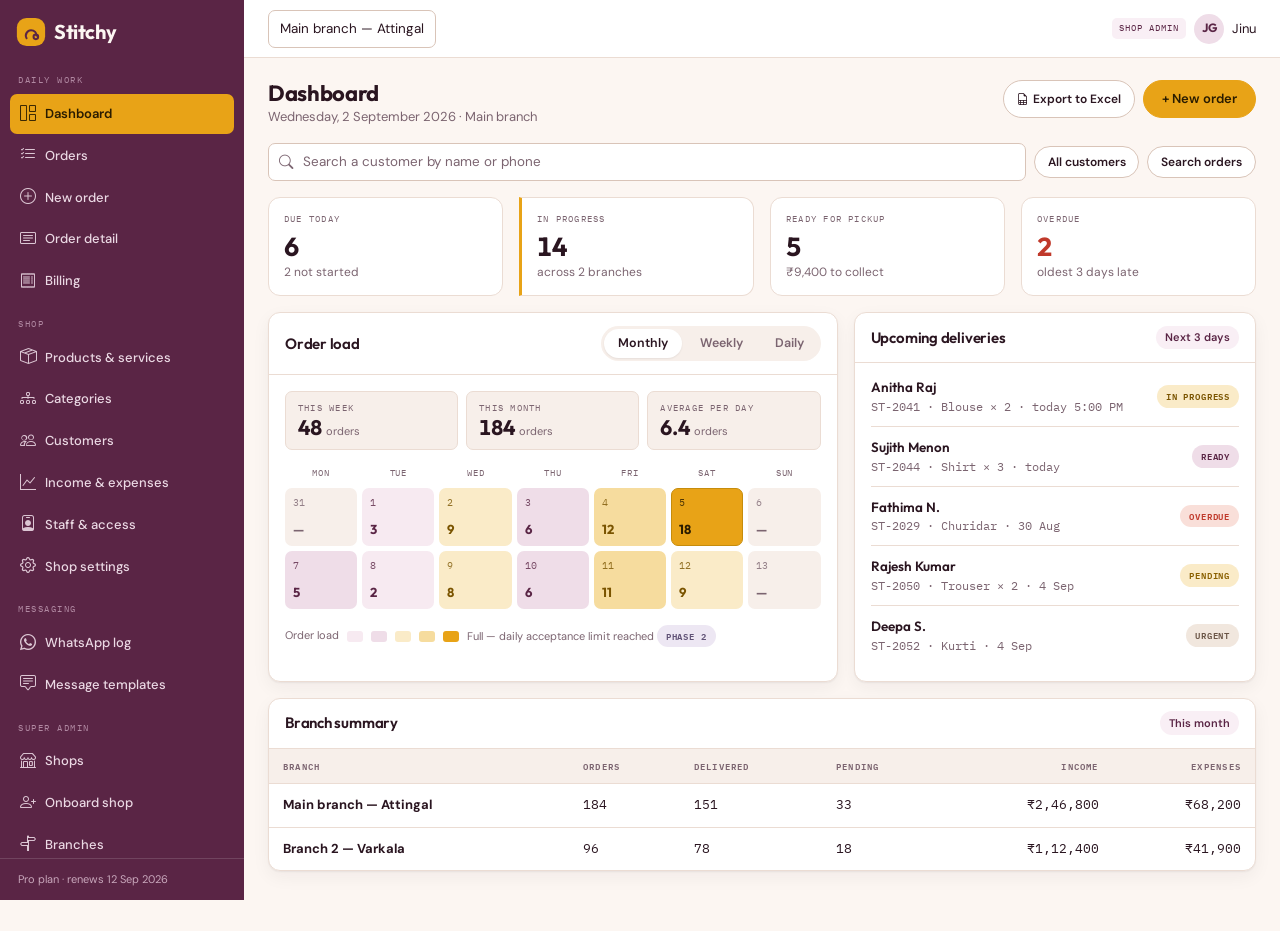
<file: bootstrap/index.html>
<!doctype html>
<html lang="en">
<head>
<meta charset="utf-8">
<meta name="viewport" content="width=device-width, initial-scale=1">
<title>Stitchy — Order management for service shops</title>
<meta name="description" content="Bootstrap 5 frontend template for the   tailoring platform, SOW-013/2026.">
<link rel="stylesheet" href="vendor/bootstrap.min.css">
<link rel="stylesheet" href="vendor/bootstrap-icons.min.css">
<link rel="preconnect" href="https://fonts.googleapis.com">
<link rel="preconnect" href="https://fonts.gstatic.com" crossorigin>
<link href="https://fonts.googleapis.com/css2?family=Outfit:wght@400;500;600;700&family=DM+Sans:wght@400;500;700&family=IBM+Plex+Mono:wght@400;500;600&display=swap" rel="stylesheet">
<link rel="stylesheet" href="theme.css">
</head>
<body>

<div class="app">

  <!-- ======================= SIDEBAR ======================= -->
  <aside class="sidebar">
    <div class="d-flex align-items-center gap-2 px-3 pt-3 pb-2">
      <svg width="30" height="30" viewBox="0 0 34 34" fill="none" aria-hidden="true"><rect x="1" y="1" width="32" height="32" rx="11" fill="#E8A317"/><path d="M12 24c-2.5-4 1-9 5-9s6.5 3 6 6" stroke="#5A2545" stroke-width="2.3" stroke-linecap="round"/><circle cx="22.5" cy="22.5" r="2.6" stroke="#5A2545" stroke-width="2.3"/></svg>
      <div>
        <div class="brand-name">Stitchy</div>
        <div class="brand-sub"> </div>
      </div>
    </div>

    <div class="sidebar-scroll">
      <nav class="nav flex-column" id="sidebarNav" role="tablist" aria-label="Main">
        <div class="nav-head">Daily work</div>
        <button class="nav-link active" data-bs-toggle="pill" data-bs-target="#view-dashboard" type="button" role="tab"><i class="bi bi-grid-1x2"></i>Dashboard</button>
        <button class="nav-link" data-bs-toggle="pill" data-bs-target="#view-orders" type="button" role="tab"><i class="bi bi-list-check"></i>Orders</button>
        <button class="nav-link" data-bs-toggle="pill" data-bs-target="#view-neworder" type="button" role="tab"><i class="bi bi-plus-circle"></i>New order</button>
        <button class="nav-link" data-bs-toggle="pill" data-bs-target="#view-orderdetail" type="button" role="tab"><i class="bi bi-card-text"></i>Order detail</button>
        <button class="nav-link" data-bs-toggle="pill" data-bs-target="#view-billing" type="button" role="tab"><i class="bi bi-receipt"></i>Billing</button>

        <div class="nav-head">Shop</div>
        <button class="nav-link" data-bs-toggle="pill" data-bs-target="#view-products" type="button" role="tab"><i class="bi bi-box-seam"></i>Products &amp; services</button>
        <button class="nav-link" data-bs-toggle="pill" data-bs-target="#view-categories" type="button" role="tab"><i class="bi bi-diagram-3"></i>Categories</button>
        <button class="nav-link" data-bs-toggle="pill" data-bs-target="#view-customers" type="button" role="tab"><i class="bi bi-people"></i>Customers</button>
        <button class="nav-link" data-bs-toggle="pill" data-bs-target="#view-finance" type="button" role="tab"><i class="bi bi-graph-up"></i>Income &amp; expenses</button>
        <button class="nav-link" data-bs-toggle="pill" data-bs-target="#view-staff" type="button" role="tab"><i class="bi bi-person-badge"></i>Staff &amp; access</button>
        <button class="nav-link" data-bs-toggle="pill" data-bs-target="#view-settings" type="button" role="tab"><i class="bi bi-gear"></i>Shop settings</button>

        <div class="nav-head">Messaging</div>
        <button class="nav-link" data-bs-toggle="pill" data-bs-target="#view-messages" type="button" role="tab"><i class="bi bi-whatsapp"></i>WhatsApp log</button>
        <button class="nav-link" data-bs-toggle="pill" data-bs-target="#view-templates" type="button" role="tab"><i class="bi bi-chat-square-text"></i>Message templates</button>

        <div class="nav-head">Super admin</div>
        <button class="nav-link" data-bs-toggle="pill" data-bs-target="#view-shops" type="button" role="tab"><i class="bi bi-shop"></i>Shops</button>
        <button class="nav-link" data-bs-toggle="pill" data-bs-target="#view-onboard" type="button" role="tab"><i class="bi bi-person-plus"></i>Onboard shop</button>
        <button class="nav-link" data-bs-toggle="pill" data-bs-target="#view-branches" type="button" role="tab"><i class="bi bi-signpost-split"></i>Branches</button>
        <button class="nav-link" data-bs-toggle="pill" data-bs-target="#view-plans" type="button" role="tab"><i class="bi bi-ui-checks-grid"></i>Plans &amp; renewals</button>

        <div class="nav-head">Print views</div>
        <button class="nav-link" data-bs-toggle="pill" data-bs-target="#view-slip" type="button" role="tab"><i class="bi bi-printer"></i>Cutting slip</button>
        <button class="nav-link" data-bs-toggle="pill" data-bs-target="#view-customercopy" type="button" role="tab"><i class="bi bi-receipt-cutoff"></i>Customer copy</button>
        <button class="nav-link" data-bs-toggle="pill" data-bs-target="#view-completion" type="button" role="tab"><i class="bi bi-clipboard-check"></i>Completion printout</button>
        <button class="nav-link" data-bs-toggle="pill" data-bs-target="#view-invoice" type="button" role="tab"><i class="bi bi-file-earmark-text"></i>Invoice</button>

        <div class="nav-head">Screens</div>
        <a class="nav-link" href="login.html"><i class="bi bi-box-arrow-in-right"></i>Login &amp; reset</a>
      </nav>
    </div>

    <div class="sidebar-foot">Pro plan · renews 12 Sep 2026</div>
  </aside>

  <!-- ======================= MAIN ======================= -->
  <div class="main">

    <header class="topbar">
      <div class="d-flex align-items-center justify-content-between gap-3">
        <div class="d-flex align-items-center gap-2">
          <button class="btn btn-outline-line btn-sm d-lg-none" type="button" data-bs-toggle="offcanvas" data-bs-target="#mobileNav" aria-label="Open menu"><i class="bi bi-list"></i></button>
          <select class="form-select form-select-sm w-auto" aria-label="Branch">
            <option>Main branch — Attingal</option>
            <option>Branch 2 — Varkala</option>
            <option>All branches</option>
          </select>
        </div>
        <div class="d-flex align-items-center gap-2">
          <span class="role-pill d-none d-sm-inline">Shop admin</span>
          <span class="avatar">JG</span>
          <span class="fs-13 d-none d-sm-inline">Jinu</span>
        </div>
      </div>
    </header>

    <div class="content tab-content">

      <!-- ================= DASHBOARD ================= -->
      <section class="tab-pane fade show active" id="view-dashboard" role="tabpanel">
        <div class="d-flex flex-wrap justify-content-between align-items-start gap-3 mb-3">
          <div>
            <h1 class="page-title">Dashboard</h1>
            <p class="fs-13 text-muted-2 mb-0">Wednesday, 2 September 2026 · Main branch</p>
          </div>
          <div class="d-flex gap-2">
            <button class="btn btn-outline-line btn-sm"><i class="bi bi-file-earmark-spreadsheet me-1"></i>Export to Excel</button>
            <button class="btn btn-accent" data-goto="view-neworder">+ New order</button>
          </div>
        </div>

        <!-- customer search -->
        <div class="row g-2 align-items-center mb-3">
          <div class="col-12 col-md">
            <div class="input-icon">
              <i class="bi bi-search"></i>
              <input class="form-control" placeholder="Search a customer by name or phone" aria-label="Search customer">
            </div>
          </div>
          <div class="col-auto"><button class="btn btn-outline-line btn-sm" data-goto="view-customers">All customers</button></div>
          <div class="col-auto"><button class="btn btn-outline-line btn-sm" data-goto="view-orders">Search orders</button></div>
        </div>

        <!-- headline stats -->
        <div class="row g-3 mb-3">
          <div class="col-6 col-xl-3"><div class="stat"><div class="key">Due today</div><div class="v num">6</div><div class="fs-12 text-muted-2">2 not started</div></div></div>
          <div class="col-6 col-xl-3"><div class="stat stat-accent"><div class="key">In progress</div><div class="v num">14</div><div class="fs-12 text-muted-2">across 2 branches</div></div></div>
          <div class="col-6 col-xl-3"><div class="stat"><div class="key">Ready for pickup</div><div class="v num">5</div><div class="fs-12 text-muted-2">₹9,400 to collect</div></div></div>
          <div class="col-6 col-xl-3"><div class="stat stat-alert"><div class="key">Overdue</div><div class="v num">2</div><div class="fs-12 text-muted-2">oldest 3 days late</div></div></div>
        </div>

        <div class="row g-3">
          <!-- calendar -->
          <div class="col-12 col-xl-7">
            <div class="card h-100">
              <div class="card-header d-flex flex-wrap align-items-center justify-content-between gap-2">
                <h2>Order load</h2>
                <div class="nav seg" role="tablist">
                  <button class="nav-link active" data-bs-toggle="pill" data-bs-target="#cal-month" type="button" role="tab">Monthly</button>
                  <button class="nav-link" data-bs-toggle="pill" data-bs-target="#cal-week" type="button" role="tab">Weekly</button>
                  <button class="nav-link" data-bs-toggle="pill" data-bs-target="#cal-day" type="button" role="tab">Daily</button>
                </div>
              </div>
              <div class="card-body">

                <!-- week / month analytics -->
                <div class="row g-2 mb-3">
                  <div class="col-4"><div class="mini"><div class="key">This week</div><div class="d-flex align-items-baseline gap-1"><span class="v num">48</span><span class="fs-11 text-muted-2">orders</span></div></div></div>
                  <div class="col-4"><div class="mini"><div class="key">This month</div><div class="d-flex align-items-baseline gap-1"><span class="v num">184</span><span class="fs-11 text-muted-2">orders</span></div></div></div>
                  <div class="col-4"><div class="mini"><div class="key">Average per day</div><div class="d-flex align-items-baseline gap-1"><span class="v num">6.4</span><span class="fs-11 text-muted-2">orders</span></div></div></div>
                </div>

                <div class="tab-content">
                  <div class="tab-pane fade show active" id="cal-month" role="tabpanel">
                    <div class="cal-scroll"><div class="cal-grid">
                      <div class="cal-dow">Mon</div><div class="cal-dow">Tue</div><div class="cal-dow">Wed</div><div class="cal-dow">Thu</div><div class="cal-dow">Fri</div><div class="cal-dow">Sat</div><div class="cal-dow">Sun</div>
                      <div class="cal-day load-0"><span class="dn">31</span><span class="cn">—</span></div>
                      <div class="cal-day load-1"><span class="dn">1</span><span class="cn">3</span></div>
                      <div class="cal-day load-3"><span class="dn">2</span><span class="cn">9</span></div>
                      <div class="cal-day load-2"><span class="dn">3</span><span class="cn">6</span></div>
                      <div class="cal-day load-4"><span class="dn">4</span><span class="cn">12</span></div>
                      <div class="cal-day load-full"><span class="dn">5</span><span class="cn">18</span></div>
                      <div class="cal-day load-0"><span class="dn">6</span><span class="cn">—</span></div>
                      <div class="cal-day load-2"><span class="dn">7</span><span class="cn">5</span></div>
                      <div class="cal-day load-1"><span class="dn">8</span><span class="cn">2</span></div>
                      <div class="cal-day load-3"><span class="dn">9</span><span class="cn">8</span></div>
                      <div class="cal-day load-2"><span class="dn">10</span><span class="cn">6</span></div>
                      <div class="cal-day load-4"><span class="dn">11</span><span class="cn">11</span></div>
                      <div class="cal-day load-3"><span class="dn">12</span><span class="cn">9</span></div>
                      <div class="cal-day load-0"><span class="dn">13</span><span class="cn">—</span></div>
                    </div></div>
                  </div>

                  <div class="tab-pane fade cal-week" id="cal-week" role="tabpanel">
                    <div class="cal-scroll"><div class="cal-grid">
                      <div class="cal-dow">Mon 31</div><div class="cal-dow">Tue 1</div><div class="cal-dow">Wed 2</div><div class="cal-dow">Thu 3</div><div class="cal-dow">Fri 4</div><div class="cal-dow">Sat 5</div><div class="cal-dow">Sun 6</div>
                      <div class="cal-day load-0"><span class="cn">—</span><span class="dn">closed</span></div>
                      <div class="cal-day load-1"><span class="cn">3</span><span class="dn">0 late</span></div>
                      <div class="cal-day load-3"><span class="cn">9</span><span class="dn">2 urgent</span></div>
                      <div class="cal-day load-2"><span class="cn">6</span><span class="dn">1 urgent</span></div>
                      <div class="cal-day load-4"><span class="cn">12</span><span class="dn">3 urgent</span></div>
                      <div class="cal-day load-full"><span class="cn">18</span><span class="dn">limit hit</span></div>
                      <div class="cal-day load-0"><span class="cn">—</span><span class="dn">closed</span></div>
                    </div></div>
                  </div>

                  <div class="tab-pane fade" id="cal-day" role="tabpanel">
                    <div class="lrow"><span class="mono fs-12" style="width:60px">09:00</span><div class="g"><div class="nm">Fathima N. — Churidar</div><div class="sb">ST-2029 · overdue from 30 Aug</div></div><span class="chip chip-overdue">Overdue</span></div>
                    <div class="lrow"><span class="mono fs-12" style="width:60px">11:30</span><div class="g"><div class="nm">Anitha Raj — Blouse × 2</div><div class="sb">ST-2041 · trial fitting</div></div><span class="chip chip-progress">In progress</span></div>
                    <div class="lrow"><span class="mono fs-12" style="width:60px">17:00</span><div class="g"><div class="nm">Sujith Menon — Shirt × 3</div><div class="sb">ST-2044 · pickup</div></div><span class="chip chip-ready">Ready</span></div>
                  </div>
                </div>

                <div class="d-flex align-items-center gap-2 flex-wrap mt-3 fs-11 text-muted-2 cal-legend">
                  <span>Order load</span>
                  <i class="load-1"></i><i class="load-2"></i><i class="load-3"></i><i class="load-4"></i><i class="load-full"></i>
                  <span>Full — daily acceptance limit reached <span class="chip chip-phase2">Phase 2</span></span>
                </div>
              </div>
            </div>
          </div>

          <!-- upcoming deliveries -->
          <div class="col-12 col-xl-5">
            <div class="card h-100">
              <div class="card-header d-flex align-items-center justify-content-between">
                <h2>Upcoming deliveries</h2><span class="badge-soft">Next 3 days</span>
              </div>
              <div class="card-body pt-1">
                <div class="lrow"><div class="g"><div class="nm">Anitha Raj</div><div class="sb mono">ST-2041 · Blouse × 2 · today 5:00 PM</div></div><span class="chip chip-progress">In progress</span></div>
                <div class="lrow"><div class="g"><div class="nm">Sujith Menon</div><div class="sb mono">ST-2044 · Shirt × 3 · today</div></div><span class="chip chip-ready">Ready</span></div>
                <div class="lrow"><div class="g"><div class="nm">Fathima N.</div><div class="sb mono">ST-2029 · Churidar · 30 Aug</div></div><span class="chip chip-overdue">Overdue</span></div>
                <div class="lrow"><div class="g"><div class="nm">Rajesh Kumar</div><div class="sb mono">ST-2050 · Trouser × 2 · 4 Sep</div></div><span class="chip chip-pending">Pending</span></div>
                <div class="lrow"><div class="g"><div class="nm">Deepa S.</div><div class="sb mono">ST-2052 · Kurti · 4 Sep</div></div><span class="chip chip-urgent">Urgent</span></div>
              </div>
            </div>
          </div>
        </div>

        <!-- branch summary -->
        <div class="card mt-3">
          <div class="card-header d-flex align-items-center justify-content-between">
            <h2>Branch summary</h2><span class="badge-soft">This month</span>
          </div>
          <div class="table-responsive">
            <table class="table table-hover">
              <thead><tr><th>Branch</th><th>Orders</th><th>Delivered</th><th>Pending</th><th class="text-end">Income</th><th class="text-end">Expenses</th></tr></thead>
              <tbody>
                <tr><td><strong>Main branch — Attingal</strong></td><td class="num">184</td><td class="num">151</td><td class="num">33</td><td class="text-end num">₹2,46,800</td><td class="text-end num">₹68,200</td></tr>
                <tr><td><strong>Branch 2 — Varkala</strong></td><td class="num">96</td><td class="num">78</td><td class="num">18</td><td class="text-end num">₹1,12,400</td><td class="text-end num">₹41,900</td></tr>
              </tbody>
            </table>
          </div>
        </div>
      </section>

      <!-- ================= ORDERS ================= -->
      <section class="tab-pane fade" id="view-orders" role="tabpanel">
        <div class="d-flex flex-wrap justify-content-between align-items-start gap-3 mb-3">
          <div><h1 class="page-title">Orders</h1><p class="fs-13 text-muted-2 mb-0">280 orders · 51 open</p></div>
          <button class="btn btn-accent" data-goto="view-neworder">+ New order</button>
        </div>

        <div class="row g-2 mb-3">
          <div class="col-12 col-lg">
            <div class="input-icon"><i class="bi bi-search"></i>
              <input class="form-control" placeholder="Search customer name, phone, order number or product" aria-label="Search orders">
            </div>
          </div>
          <div class="col-6 col-lg-auto"><select class="form-select"><option>All statuses</option><option>Pending</option><option>In progress</option><option>Ready</option><option>Delivered</option></select></div>
          <div class="col-6 col-lg-auto"><select class="form-select"><option>All products</option><option>Blouse</option><option>Shirt</option><option>Churidar</option></select></div>
          <div class="col-6 col-lg-auto"><input class="form-control" type="date" aria-label="Delivery date"></div>
          <div class="col-6 col-lg-auto"><button class="btn btn-outline-line w-100"><i class="bi bi-sort-down me-1"></i>Priority</button></div>
        </div>

        <div class="card table-card">
          <div class="table-responsive">
            <table class="table table-hover">
              <thead><tr><th>Order</th><th>Customer</th><th>Items</th><th>Delivery</th><th>Taken by</th><th>Status</th><th class="text-end">Amount</th><th></th></tr></thead>
              <tbody>
                <tr>
                  <td class="mono fs-12">ST-2041</td>
                  <td><strong>Anitha Raj</strong><div class="mono fs-11 text-muted-2">98470 22114</div></td>
                  <td>Blouse × 2</td><td>2 Sep</td><td>Jinu</td>
                  <td><span class="chip chip-progress">In progress</span></td>
                  <td class="text-end num">₹1,200</td>
                  <td class="text-end"><button class="btn btn-outline-line btn-sm" data-goto="view-orderdetail">Open</button></td>
                </tr>
                <tr>
                  <td class="mono fs-12">ST-2044</td>
                  <td><strong>Sujith Menon</strong><div class="mono fs-11 text-muted-2">99460 71802</div></td>
                  <td>Shirt × 3</td><td>2 Sep</td><td>Jinu</td>
                  <td><span class="chip chip-ready">Ready</span></td>
                  <td class="text-end num">₹1,800</td>
                  <td class="text-end"><button class="btn btn-outline-line btn-sm" data-goto="view-orderdetail">Open</button></td>
                </tr>
                <tr>
                  <td class="mono fs-12">ST-2029</td>
                  <td><strong>Fathima N.</strong><div class="mono fs-11 text-muted-2">70125 44390</div></td>
                  <td>Churidar set</td><td>30 Aug</td><td>Jinu</td>
                  <td><span class="chip chip-overdue">Overdue</span></td>
                  <td class="text-end num">₹950</td>
                  <td class="text-end"><button class="btn btn-outline-line btn-sm" data-goto="view-orderdetail">Open</button></td>
                </tr>
                <tr>
                  <td class="mono fs-12">ST-2052</td>
                  <td><strong>Deepa S.</strong><div class="mono fs-11 text-muted-2">85890 11245</div></td>
                  <td>Kurti <span class="chip chip-urgent">Urgent</span></td><td>4 Sep</td><td>Jinu</td>
                  <td><span class="chip chip-pending">Pending</span></td>
                  <td class="text-end num">₹700</td>
                  <td class="text-end"><button class="btn btn-outline-line btn-sm" data-goto="view-orderdetail">Open</button></td>
                </tr>
                <tr>
                  <td class="mono fs-12">ST-2018</td>
                  <td><strong>Rahul V.</strong><div class="mono fs-11 text-muted-2">94004 88120</div></td>
                  <td>Trouser × 2, alteration</td><td>26 Aug</td><td>Jinu</td>
                  <td><span class="chip chip-delivered">Delivered</span></td>
                  <td class="text-end num">₹1,450</td>
                  <td class="text-end"><button class="btn btn-outline-line btn-sm" data-goto="view-orderdetail">Open</button></td>
                </tr>
              </tbody>
            </table>
          </div>
        </div>
      </section>

      <!-- ================= NEW ORDER ================= -->
      <section class="tab-pane fade" id="view-neworder" role="tabpanel">
        <div class="d-flex flex-wrap justify-content-between align-items-start gap-3 mb-3">
          <div><h1 class="page-title">New order</h1><p class="fs-13 text-muted-2 mb-0">Order number <span class="mono">ST-2053</span> is assigned on save</p></div>
          <div class="d-flex gap-2">
            <button class="btn btn-outline-line">Save as draft</button>
            <button class="btn btn-primary"><i class="bi bi-whatsapp me-1"></i>Save &amp; open WhatsApp</button>
          </div>
        </div>

        <div class="row g-3">
          <div class="col-12 col-xl-7">

            <!-- customer -->
            <div class="card mb-3">
              <div class="card-header d-flex align-items-center justify-content-between">
                <h2>Customer</h2><button class="btn btn-outline-line btn-sm">Search existing</button>
              </div>
              <div class="card-body">
                <div class="d-flex align-items-center gap-3 mb-3">
                  <span class="avatar avatar-lg">DS</span>
                  <div>
                    <button class="btn btn-outline-line btn-sm"><i class="bi bi-upload me-1"></i>Upload photo</button>
                    <div class="fs-11 text-muted-2 mt-1">JPG or PNG, up to 2 MB</div>
                  </div>
                </div>
                <div class="row g-3">
                  <div class="col-md-6"><label class="form-label">Name</label><input class="form-control" value="Deepa Suresh"></div>
                  <div class="col-md-6"><label class="form-label">Phone</label><input class="form-control mono" value="85890 11245"></div>
                  <div class="col-md-6"><label class="form-label">WhatsApp number <span class="form-text">if different</span></label><input class="form-control mono" placeholder="Same as phone"></div>
                  <div class="col-md-6"><label class="form-label">Date of birth <span class="form-text">optional</span></label><input class="form-control" type="date"></div>
                  <div class="col-12"><label class="form-label">Address <span class="form-text">optional</span></label><input class="form-control" placeholder="House, place"></div>
                </div>
              </div>
            </div>

            <!-- items -->
            <div class="card mb-3">
              <div class="card-header d-flex flex-wrap align-items-center justify-content-between gap-2">
                <h2>Items</h2>
                <div class="d-flex gap-2">
                  <button class="btn btn-outline-line btn-sm">+ Shop product</button>
                  <button class="btn btn-outline-line btn-sm">+ Custom item</button>
                </div>
              </div>
              <div class="table-responsive">
                <table class="table table-hover">
                  <thead><tr><th>Product</th><th>Qty</th><th>Rate</th><th class="text-end">Total</th><th></th></tr></thead>
                  <tbody>
                    <tr><td><strong>Kurti — stitching</strong><div class="fs-11 text-muted-2">Ladies · Stitching</div></td><td class="num">1</td><td class="num">₹700</td><td class="text-end num">₹700</td><td class="text-end"><button class="btn btn-soft-danger btn-sm">Remove</button></td></tr>
                    <tr><td><strong>Lining cloth</strong><div class="fs-11 text-muted-2">Custom item</div></td><td class="num">1</td><td class="num">₹120</td><td class="text-end num">₹120</td><td class="text-end"><button class="btn btn-soft-danger btn-sm">Remove</button></td></tr>
                  </tbody>
                </table>
              </div>
              <div class="card-body border-top d-flex justify-content-between align-items-center">
                <span class="fs-12 text-muted-2">Advance ₹300 received</span>
                <span class="font-display fw-bold" style="font-size:1.0625rem">Total ₹820</span>
              </div>
            </div>

            <!-- measurements -->
            <div class="card">
              <div class="card-header d-flex flex-wrap align-items-center justify-content-between gap-2">
                <h2>Measurements</h2>
                <div class="d-flex gap-2">
                  <button class="btn btn-outline-line btn-sm">Copy from last order</button>
                  <button class="btn btn-accent btn-sm" data-goto="view-slip"><i class="bi bi-printer me-1"></i>Print cutting slip</button>
                </div>
              </div>
              <div class="card-body">
                <div class="version-bar mb-3">
                  <strong>Version 2</strong> · edited 2 Sep by Jinu · version 1 kept on file
                  <button class="btn btn-outline-line btn-sm ms-auto">View version 1</button>
                </div>
                <div class="row g-2">
                  <div class="col-6 col-md-3"><div class="meas"><label>Length</label><input value="38"></div></div>
                  <div class="col-6 col-md-3"><div class="meas"><label>Shoulder</label><input value="14.5"></div></div>
                  <div class="col-6 col-md-3"><div class="meas"><label>Chest</label><input value="36"></div></div>
                  <div class="col-6 col-md-3"><div class="meas"><label>Waist</label><input value="32"></div></div>
                  <div class="col-6 col-md-3"><div class="meas"><label>Hip</label><input value="38"></div></div>
                  <div class="col-6 col-md-3"><div class="meas"><label>Sleeve</label><input value="18"></div></div>
                  <div class="col-6 col-md-3"><div class="meas"><label>Armhole</label><input value="16"></div></div>
                  <div class="col-6 col-md-3"><div class="meas"><label>Neck — front</label><input value="7"></div></div>
                </div>
                <p class="note mt-3 mb-0">Voice-entered measurements and buffered measurement presets are Phase 2 items <span class="chip chip-phase2">Phase 2</span></p>
              </div>
            </div>
          </div>

          <div class="col-12 col-xl-5">

            <div class="card mb-3">
              <div class="card-header"><h2>Delivery &amp; priority</h2></div>
              <div class="card-body">
                <div class="mb-3"><label class="form-label">Delivery date</label><input class="form-control" type="date" value="2026-09-04"></div>
                <div><label class="form-label">Priority</label>
                  <select class="form-select"><option>Normal</option><option selected>Urgent</option><option>Low</option></select>
                </div>
              </div>
            </div>

            <div class="card mb-3">
              <div class="card-header d-flex align-items-center justify-content-between">
                <h2>Reference photos</h2><span class="badge-soft">3 of 10</span>
              </div>
              <div class="card-body">
                <div class="photo-strip">
                  <div class="photo-wrap"><div class="photo">Design<br>front</div><div class="photo-acts"><button>Replace</button><button class="del">Delete</button></div></div>
                  <div class="photo-wrap"><div class="photo">Cloth</div><div class="photo-acts"><button>Replace</button><button class="del">Delete</button></div></div>
                  <div class="photo-wrap"><div class="photo">Sample<br>sleeve</div><div class="photo-acts"><button>Replace</button><button class="del">Delete</button></div></div>
                  <div class="photo photo-add">+ Add</div>
                </div>
              </div>
            </div>

            <div class="card mb-3">
              <div class="card-header"><h2>Special instructions</h2></div>
              <div class="card-body">
                <div class="mb-3">
                  <label class="form-label">Written note</label>
                  <textarea class="form-control" rows="3">Sleeve to be kept 2 inch loose. Customer will bring matching cloth on 3rd.</textarea>
                </div>
                <label class="form-label">Voice note</label>
                <div class="audio-note">
                  <button class="rec-btn" aria-label="Record voice note"><i class="bi bi-mic-fill"></i></button>
                  <div class="wave">
                    <i style="height:30%"></i><i style="height:60%"></i><i style="height:85%"></i><i style="height:45%"></i><i style="height:70%"></i><i style="height:95%"></i><i style="height:40%"></i><i style="height:65%"></i><i style="height:25%"></i><i style="height:80%"></i><i style="height:50%"></i><i style="height:35%"></i><i style="height:72%"></i><i style="height:44%"></i><i style="height:88%"></i><i style="height:30%"></i>
                  </div>
                  <span class="mono fs-12 text-muted-2">0:14</span>
                </div>
                <p class="fs-11 text-muted-2 mt-2 mb-0">Notes and voice recordings are deleted automatically 1 month after delivery.</p>
              </div>
            </div>

            <div class="card">
              <div class="card-header"><h2>On save</h2></div>
              <div class="card-body">
                <div class="lrow">
                  <div class="g"><div class="nm">Open WhatsApp with the confirmation</div><div class="sb">Opens a chat with 85890 11245 — you press send</div></div>
                  <div class="form-check form-switch m-0"><input class="form-check-input" type="checkbox" checked aria-label="Open WhatsApp"></div>
                </div>
                <div class="lrow">
                  <div class="g"><div class="nm">Print customer copy</div><div class="sb">Printed at the counter</div></div>
                  <div class="form-check form-switch m-0"><input class="form-check-input" type="checkbox" checked aria-label="Print customer copy"></div>
                </div>
                <div class="bubble mt-3">Hello Deepa, your order <strong>ST-2053</strong> is received at  . Delivery on 04-09-2026. Total ₹820, advance ₹300.</div>
              </div>
            </div>
          </div>
        </div>
      </section>

      <!-- ================= ORDER DETAIL ================= -->
      <section class="tab-pane fade" id="view-orderdetail" role="tabpanel">
        <div class="d-flex flex-wrap justify-content-between align-items-start gap-3 mb-3">
          <div>
            <div class="crumb">Orders / ST-2041</div>
            <h1 class="page-title">Anitha Raj — Blouse × 2</h1>
            <p class="fs-13 text-muted-2 mb-0">Created 28 Aug by Jinu · delivery 2 Sep 5:00 PM</p>
          </div>
          <div class="d-flex flex-wrap gap-2">
            <button class="btn btn-outline-line btn-sm" data-goto="view-slip">Cutting slip</button>
            <button class="btn btn-outline-line btn-sm" data-goto="view-completion">Completion printout</button>
            <button class="btn btn-wa btn-sm"><i class="bi bi-whatsapp me-1"></i>Open in WhatsApp</button>
            <button class="btn btn-primary btn-sm">Mark as Ready</button>
          </div>
        </div>

        <div class="row g-3">
          <div class="col-12 col-xl-7">

            <div class="card mb-3">
              <div class="card-header d-flex align-items-center justify-content-between">
                <h2>Items &amp; measurements</h2><span class="chip chip-progress">In progress</span>
              </div>
              <div class="table-responsive">
                <table class="table table-hover">
                  <thead><tr><th>Product</th><th>Qty</th><th class="text-end">Total</th></tr></thead>
                  <tbody><tr><td><strong>Blouse — stitching</strong><div class="fs-11 text-muted-2">Ladies · Stitching</div></td><td class="num">2</td><td class="text-end num">₹1,200</td></tr></tbody>
                </table>
              </div>
              <div class="card-body border-top">
                <div class="version-bar mb-3">
                  <strong>Version 3</strong> · latest · edited 30 Aug by Jinu
                </div>
                <div class="row g-2">
                  <div class="col-6 col-md-3"><div class="meas"><label>Length</label><input value="15"></div></div>
                  <div class="col-6 col-md-3"><div class="meas"><label>Shoulder</label><input value="13.5"></div></div>
                  <div class="col-6 col-md-3"><div class="meas"><label>Chest</label><input value="34"></div></div>
                  <div class="col-6 col-md-3"><div class="meas"><label>Waist</label><input value="30"></div></div>
                  <div class="col-6 col-md-3"><div class="meas"><label>Sleeve</label><input value="10"></div></div>
                  <div class="col-6 col-md-3"><div class="meas"><label>Armhole</label><input value="15"></div></div>
                  <div class="col-6 col-md-3"><div class="meas"><label>Neck — front</label><input value="6.5"></div></div>
                  <div class="col-6 col-md-3"><div class="meas"><label>Neck — back</label><input value="7"></div></div>
                </div>
              </div>
            </div>

            <!-- version history -->
            <div class="card mb-3">
              <div class="card-header d-flex align-items-center justify-content-between">
                <h2>Measurement versions</h2><span class="badge-soft">Old copies kept</span>
              </div>
              <div class="table-responsive">
                <table class="table table-hover">
                  <thead><tr><th>Version</th><th>Saved</th><th>By</th><th>Changed</th><th></th></tr></thead>
                  <tbody>
                    <tr><td class="mono fs-12">v3 <span class="chip chip-ready">Current</span></td><td>30 Aug 09:02</td><td>Jinu</td><td class="fs-12 text-muted-2">Waist 31 → 30</td><td class="text-end"><button class="btn btn-outline-line btn-sm" data-goto="view-slip">Print</button></td></tr>
                    <tr><td class="mono fs-12">v2</td><td>29 Aug 16:40</td><td>Jinu</td><td class="fs-12 text-muted-2">Sleeve 9.5 → 10</td><td class="text-end"><button class="btn btn-outline-line btn-sm">View</button></td></tr>
                    <tr><td class="mono fs-12">v1</td><td>28 Aug 11:20</td><td>Jinu</td><td class="fs-12 text-muted-2">First entry</td><td class="text-end"><button class="btn btn-outline-line btn-sm">View</button></td></tr>
                  </tbody>
                </table>
              </div>
            </div>

            <div class="card mb-3">
              <div class="card-header d-flex align-items-center justify-content-between">
                <h2>Photos</h2><span class="badge-soft">4 photos</span>
              </div>
              <div class="card-body">
                <div class="photo-strip">
                  <div class="photo-wrap"><div class="photo">Design</div><div class="photo-acts"><button>Replace</button><button class="del">Delete</button></div></div>
                  <div class="photo-wrap"><div class="photo">Cloth</div><div class="photo-acts"><button>Replace</button><button class="del">Delete</button></div></div>
                  <div class="photo-wrap"><div class="photo">Neck<br>pattern</div><div class="photo-acts"><button>Replace</button><button class="del">Delete</button></div></div>
                  <div class="photo-wrap"><div class="photo">Trial</div><div class="photo-acts"><button>Replace</button><button class="del">Delete</button></div></div>
                  <div class="photo photo-add">+ Add</div>
                </div>
              </div>
            </div>

            <div class="card">
              <div class="card-header"><h2>Instructions</h2></div>
              <div class="card-body">
                <p class="fs-13 mb-3">Piping in contrast colour on the neck. Customer wants hooks, not zip.</p>
                <div class="audio-note">
                  <button class="rec-btn play" aria-label="Play voice note"><i class="bi bi-play-fill"></i></button>
                  <div class="wave">
                    <i style="height:40%"></i><i style="height:70%"></i><i style="height:55%"></i><i style="height:90%"></i><i style="height:35%"></i><i style="height:60%"></i><i style="height:80%"></i><i style="height:45%"></i><i style="height:65%"></i><i style="height:30%"></i><i style="height:75%"></i><i style="height:50%"></i>
                  </div>
                  <span class="mono fs-12 text-muted-2">0:22</span>
                </div>
                <p class="fs-11 text-muted-2 mt-2 mb-0">Auto-delete on 2 October 2026</p>
              </div>
            </div>
          </div>

          <div class="col-12 col-xl-5">

            <div class="card mb-3">
              <div class="card-header"><h2>Status</h2></div>
              <div class="card-body">
                <div class="timeline">
                  <div class="tl done"><div class="t">Pending</div><div class="m">28 Aug 11:20 · Jinu</div></div>
                  <div class="tl now"><div class="t">In progress</div><div class="m">30 Aug 09:14 · Jinu</div></div>
                  <div class="tl"><div class="t">Ready</div><div class="m">not yet</div></div>
                  <div class="tl"><div class="t">Delivered</div><div class="m">not yet</div></div>
                </div>
              </div>
            </div>

            <div class="card mb-3">
              <div class="card-header"><h2>Payment</h2></div>
              <div class="card-body">
                <div class="d-flex justify-content-between fs-13 mb-1"><span>Order total</span><span class="num">₹1,200</span></div>
                <div class="d-flex justify-content-between fs-13 text-muted-2 mb-2"><span>Advance received</span><span class="num">− ₹400</span></div>
                <div class="d-flex justify-content-between border-top pt-2 font-display fw-bold" style="font-size:1rem"><span>Balance</span><span class="num">₹800</span></div>
                <button class="btn btn-primary btn-sm w-100 mt-3" data-goto="view-billing">Generate bill</button>
              </div>
            </div>

            <div class="card">
              <div class="card-header d-flex align-items-center justify-content-between">
                <h2>Activity log</h2><span class="badge-soft">Admin only</span>
              </div>
              <div class="card-body pt-1">
                <div class="lrow"><div class="g"><div class="nm">Status changed to In progress</div><div class="sb mono">Jinu · 30 Aug 09:14</div></div></div>
                <div class="lrow"><div class="g"><div class="nm">Measurement version 3 saved</div><div class="sb mono">Jinu · 30 Aug 09:02</div></div></div>
                <div class="lrow"><div class="g"><div class="nm">Confirmation opened in WhatsApp</div><div class="sb mono">Jinu · 28 Aug 11:21</div></div></div>
                <div class="lrow"><div class="g"><div class="nm">Order created</div><div class="sb mono">Jinu · 28 Aug 11:20</div></div></div>
              </div>
            </div>
          </div>
        </div>
      </section>

      <!-- ================= BILLING ================= -->
      <section class="tab-pane fade" id="view-billing" role="tabpanel">
        <div class="d-flex flex-wrap justify-content-between align-items-start gap-3 mb-3">
          <div><h1 class="page-title">Billing</h1><p class="fs-13 text-muted-2 mb-0">Invoice numbers run separately for each shop</p></div>
          <button class="btn btn-accent">+ New bill</button>
        </div>

        <div class="row g-3">
          <div class="col-12 col-xl-7">
            <div class="card">
              <div class="card-header d-flex align-items-center justify-content-between">
                <h2>Recent invoices</h2><button class="btn btn-outline-line btn-sm">Export to Excel</button>
              </div>
              <div class="table-responsive">
                <table class="table table-hover">
                  <thead><tr><th>Invoice</th><th>Customer</th><th>Date</th><th>Payment</th><th class="text-end">Amount</th><th></th></tr></thead>
                  <tbody>
                    <tr><td class="mono fs-12">CF/26-27/0418</td><td>Sujith Menon</td><td>2 Sep</td><td><span class="chip chip-ready">Paid</span></td><td class="text-end num">₹1,800</td><td class="text-end"><button class="btn btn-outline-line btn-sm" data-goto="view-invoice">View</button></td></tr>
                    <tr><td class="mono fs-12">CF/26-27/0417</td><td>Rahul V.</td><td>1 Sep</td><td><span class="chip chip-ready">Paid</span></td><td class="text-end num">₹1,450</td><td class="text-end"><button class="btn btn-outline-line btn-sm" data-goto="view-invoice">View</button></td></tr>
                    <tr><td class="mono fs-12">CF/26-27/0416</td><td>Anitha Raj</td><td>1 Sep</td><td><span class="chip chip-pending">Advance only</span></td><td class="text-end num">₹1,200</td><td class="text-end"><button class="btn btn-outline-line btn-sm" data-goto="view-invoice">View</button></td></tr>
                    <tr><td class="mono fs-12">CF/26-27/0415</td><td>Fathima N.</td><td>30 Aug</td><td><span class="chip chip-overdue">Unpaid</span></td><td class="text-end num">₹950</td><td class="text-end"><button class="btn btn-outline-line btn-sm" data-goto="view-invoice">View</button></td></tr>
                  </tbody>
                </table>
              </div>
            </div>
          </div>

          <div class="col-12 col-xl-5">
            <div class="card">
              <div class="card-header d-flex align-items-center justify-content-between">
                <h2>New bill</h2><span class="mono fs-11 text-muted-2">CF/26-27/0419</span>
              </div>
              <div class="card-body">
                <div class="mb-3"><label class="form-label">Customer</label><input class="form-control" value="Anitha Raj — 98470 22114"></div>
                <div class="mb-3"><label class="form-label">Add item</label>
                  <select class="form-select"><option>Blouse — stitching · ₹600</option><option>Shirt — stitching · ₹550</option><option>Custom item…</option></select>
                </div>
                <div class="d-flex justify-content-between fs-12 mb-1"><span>Blouse — stitching × 2</span><span class="num">₹1,200</span></div>
                <div class="d-flex justify-content-between fs-12 text-muted-2 mb-2"><span>Advance received</span><span class="num">− ₹400</span></div>
                <div class="d-flex justify-content-between border-top pt-2 font-display fw-bold" style="font-size:1.0625rem"><span>Balance</span><span class="num">₹800</span></div>
                <div class="d-flex flex-wrap gap-2 mt-3">
                  <button class="btn btn-primary btn-sm" data-goto="view-invoice">Save &amp; print</button>
                  <button class="btn btn-outline-line btn-sm">Download PDF</button>
                  <button class="btn btn-wa btn-sm"><i class="bi bi-whatsapp me-1"></i>Open in WhatsApp</button>
                </div>
              </div>
            </div>
          </div>
        </div>
      </section>

      <!-- ================= PRODUCTS ================= -->
      <section class="tab-pane fade" id="view-products" role="tabpanel">
        <div class="d-flex flex-wrap justify-content-between align-items-start gap-3 mb-3">
          <div><h1 class="page-title">Products &amp; services</h1><p class="fs-13 text-muted-2 mb-0">Rates and availability for this shop</p></div>
          <button class="btn btn-accent">+ Add product</button>
        </div>

        <p class="note mb-3">Renaming this module and its categories is how the platform is reconfigured for another sector — repair, laundry, embroidery — under the Phase 2 scope.</p>

        <div class="row g-3">
          <div class="col-12 col-xl-7">
            <div class="card">
              <div class="card-header d-flex flex-wrap align-items-center justify-content-between gap-2">
                <h2>All products</h2>
                <div class="input-icon" style="max-width:200px"><i class="bi bi-search"></i><input class="form-control form-control-sm" placeholder="Search" aria-label="Search products"></div>
              </div>
              <div class="table-responsive">
                <table class="table table-hover">
                  <thead><tr><th>Product / service</th><th>Category</th><th class="text-end">Rate</th><th>Status</th><th></th></tr></thead>
                  <tbody>
                    <tr><td><strong>Blouse — stitching</strong><div class="fs-11 text-muted-2">Ladies · Stitching</div></td><td>Ladies</td><td class="text-end num">₹600</td><td><span class="chip chip-ready">Active</span></td><td class="text-end text-nowrap"><button class="btn btn-outline-line btn-sm">Edit</button> <button class="btn btn-soft-danger btn-sm">Delete</button></td></tr>
                    <tr><td><strong>Churidar set</strong><div class="fs-11 text-muted-2">Ladies · Stitching</div></td><td>Ladies</td><td class="text-end num">₹950</td><td><span class="chip chip-ready">Active</span></td><td class="text-end text-nowrap"><button class="btn btn-outline-line btn-sm">Edit</button> <button class="btn btn-soft-danger btn-sm">Delete</button></td></tr>
                    <tr><td><strong>Shirt — stitching</strong><div class="fs-11 text-muted-2">Gents · Stitching</div></td><td>Gents</td><td class="text-end num">₹550</td><td><span class="chip chip-ready">Active</span></td><td class="text-end text-nowrap"><button class="btn btn-outline-line btn-sm">Edit</button> <button class="btn btn-soft-danger btn-sm">Delete</button></td></tr>
                    <tr><td><strong>Trouser alteration</strong><div class="fs-11 text-muted-2">Gents · Alteration</div></td><td>Gents</td><td class="text-end num">₹180</td><td><span class="chip chip-pending">Disabled</span></td><td class="text-end text-nowrap"><button class="btn btn-outline-line btn-sm">Edit</button> <button class="btn btn-soft-danger btn-sm">Delete</button></td></tr>
                  </tbody>
                </table>
              </div>
            </div>
          </div>

          <div class="col-12 col-xl-5">
            <div class="card">
              <div class="card-header"><h2>Add product</h2></div>
              <div class="card-body">
                <div class="mb-3"><label class="form-label">Name</label><input class="form-control" placeholder="e.g. Kurti — stitching"></div>
                <div class="row g-3 mb-1">
                  <div class="col-6"><label class="form-label">Category</label><select class="form-select"><option>Ladies</option><option>Gents</option><option>Kids</option></select></div>
                  <div class="col-6"><label class="form-label">Subcategory</label><select class="form-select"><option>Stitching</option><option>Alteration</option><option>Embroidery</option></select></div>
                  <div class="col-6"><label class="form-label">Rate (₹)</label><input class="form-control num" placeholder="700"></div>
                  <div class="col-6"><label class="form-label">Days to deliver</label><input class="form-control num" placeholder="5"></div>
                </div>
                <div class="lrow"><div class="g"><div class="nm">Available for orders</div><div class="sb">Turn off to hide without deleting</div></div><div class="form-check form-switch m-0"><input class="form-check-input" type="checkbox" checked aria-label="Available"></div></div>
                <div class="lrow"><div class="g"><div class="nm">Needs measurements</div><div class="sb">Shows the measurement sheet on the order</div></div><div class="form-check form-switch m-0"><input class="form-check-input" type="checkbox" checked aria-label="Needs measurements"></div></div>
                <div class="lrow"><div class="g"><div class="nm">Variants — size, length, type</div><div class="sb">Optional future enhancement</div></div><span class="chip chip-phase2">Phase 2</span></div>
                <button class="btn btn-primary w-100 mt-3">Save product</button>
              </div>
            </div>
          </div>
        </div>
      </section>

      <!-- ================= CATEGORIES ================= -->
      <section class="tab-pane fade" id="view-categories" role="tabpanel">
        <div class="d-flex flex-wrap justify-content-between align-items-start gap-3 mb-3">
          <div><h1 class="page-title">Categories</h1><p class="fs-13 text-muted-2 mb-0">Two levels — category and subcategory</p></div>
          <button class="btn btn-accent">+ Add category</button>
        </div>

        <div class="row g-3">
          <div class="col-12 col-xl-7">
            <div class="card">
              <div class="card-header"><h2>Category tree</h2></div>
              <div class="card-body">
                <ul class="tree">
                  <li><strong>Ladies</strong><span class="badge-soft ms-auto">14 products</span><button class="btn btn-outline-line btn-sm">Edit</button><button class="btn btn-soft-danger btn-sm">Delete</button></li>
                  <li class="child">Stitching<span class="ms-auto fs-11 text-muted-2">9</span></li>
                  <li class="child">Alteration<span class="ms-auto fs-11 text-muted-2">3</span></li>
                  <li class="child">Embroidery<span class="ms-auto fs-11 text-muted-2">2</span></li>
                  <li><strong>Gents</strong><span class="badge-soft ms-auto">11 products</span><button class="btn btn-outline-line btn-sm">Edit</button><button class="btn btn-soft-danger btn-sm">Delete</button></li>
                  <li class="child">Stitching<span class="ms-auto fs-11 text-muted-2">7</span></li>
                  <li class="child">Alteration<span class="ms-auto fs-11 text-muted-2">4</span></li>
                  <li><strong>Kids</strong><span class="badge-soft ms-auto">5 products</span><button class="btn btn-outline-line btn-sm">Edit</button><button class="btn btn-soft-danger btn-sm">Delete</button></li>
                  <li class="child">Stitching<span class="ms-auto fs-11 text-muted-2">5</span></li>
                </ul>
              </div>
            </div>
          </div>
          <div class="col-12 col-xl-5">
            <div class="card">
              <div class="card-header"><h2>Add category</h2></div>
              <div class="card-body">
                <div class="mb-3"><label class="form-label">Category name</label><input class="form-control" placeholder="e.g. Uniforms"></div>
                <div class="mb-3"><label class="form-label">Parent <span class="form-text">leave blank for a top-level category</span></label>
                  <select class="form-select"><option>— None —</option><option>Ladies</option><option>Gents</option><option>Kids</option></select>
                </div>
                <button class="btn btn-primary w-100">Save category</button>
                <p class="note mt-3 mb-0">A category can only be deleted when no product is using it.</p>
              </div>
            </div>
          </div>
        </div>
      </section>

      <!-- ================= CUSTOMERS ================= -->
      <section class="tab-pane fade" id="view-customers" role="tabpanel">
        <div class="d-flex flex-wrap justify-content-between align-items-start gap-3 mb-3">
          <div><h1 class="page-title">Customers</h1><p class="fs-13 text-muted-2 mb-0">1,402 saved · measurements carry over between orders</p></div>
          <button class="btn btn-accent">+ Add customer</button>
        </div>

        <div class="input-icon mb-3"><i class="bi bi-search"></i><input class="form-control" placeholder="Search by name or phone" aria-label="Search customers"></div>

        <div class="row g-3">
          <div class="col-12 col-xl-7">
            <div class="card">
              <div class="card-header"><h2>All customers</h2></div>
              <div class="table-responsive">
                <table class="table table-hover">
                  <thead><tr><th>Customer</th><th>Phone</th><th>WhatsApp</th><th>Orders</th><th>Last order</th><th class="text-end">Value</th></tr></thead>
                  <tbody>
                    <tr><td><strong>Anitha Raj</strong></td><td class="mono fs-12">98470 22114</td><td class="mono fs-12">98470 22114</td><td class="num">17</td><td>1 Sep 2026</td><td class="text-end num">₹18,400</td></tr>
                    <tr><td><strong>Sujith Menon</strong></td><td class="mono fs-12">99460 71802</td><td class="mono fs-12">99460 71802</td><td class="num">9</td><td>2 Sep 2026</td><td class="text-end num">₹11,250</td></tr>
                    <tr><td><strong>Fathima N.</strong></td><td class="mono fs-12">70125 44390</td><td class="mono fs-12">—</td><td class="num">4</td><td>30 Aug 2026</td><td class="text-end num">₹3,800</td></tr>
                    <tr><td><strong>Deepa Suresh</strong></td><td class="mono fs-12">85890 11245</td><td class="mono fs-12">85890 11245</td><td class="num">2</td><td>2 Sep 2026</td><td class="text-end num">₹1,520</td></tr>
                  </tbody>
                </table>
              </div>
            </div>
          </div>

          <div class="col-12 col-xl-5">
            <div class="card">
              <div class="card-header d-flex align-items-center justify-content-between">
                <h2>Customer profile</h2><button class="btn btn-outline-line btn-sm">Edit</button>
              </div>
              <div class="card-body">
                <div class="d-flex align-items-center gap-3 mb-3">
                  <span class="avatar avatar-lg">AR</span>
                  <div>
                    <div class="font-display fw-bold" style="font-size:1.0625rem">Anitha Raj</div>
                    <div class="mono fs-11 text-muted-2">98470 22114 · WhatsApp same</div>
                    <div class="fs-11 text-muted-2">DOB 14 Mar · Attingal</div>
                  </div>
                </div>
                <div class="lrow"><div class="g"><div class="nm">Saved measurements</div><div class="sb">Blouse (v3), Churidar (v1)</div></div><button class="btn btn-outline-line btn-sm">View</button></div>
                <div class="lrow"><div class="g"><div class="nm">Order history</div><div class="sb">17 orders · last 1 Sep 2026</div></div><button class="btn btn-outline-line btn-sm" data-goto="view-orders">Open</button></div>
                <div class="lrow"><div class="g"><div class="nm">Messages</div><div class="sb">Sent through WhatsApp</div></div><button class="btn btn-outline-line btn-sm" data-goto="view-messages">Open</button></div>
                <button class="btn btn-accent w-100 mt-3" data-goto="view-neworder">New order for this customer</button>
              </div>
            </div>
          </div>
        </div>
      </section>

      <!-- ================= FINANCE ================= -->
      <section class="tab-pane fade" id="view-finance" role="tabpanel">
        <div class="d-flex flex-wrap justify-content-between align-items-start gap-3 mb-3">
          <div><h1 class="page-title">Income &amp; expenses</h1><p class="fs-13 text-muted-2 mb-0">August 2026 · all branches</p></div>
          <div class="d-flex gap-2">
            <button class="btn btn-outline-line"><i class="bi bi-file-earmark-spreadsheet me-1"></i>Export to Excel</button>
            <button class="btn btn-accent">+ Add expense</button>
          </div>
        </div>

        <div class="row g-3 mb-3">
          <div class="col-12 col-md-4"><div class="stat"><div class="key">Income</div><div class="v num">₹3,59,200</div><div class="fs-12 text-muted-2">280 invoices</div></div></div>
          <div class="col-6 col-md-4"><div class="stat"><div class="key">Expenses</div><div class="v num">₹1,10,100</div><div class="fs-12 text-muted-2">34 entries</div></div></div>
          <div class="col-6 col-md-4"><div class="stat stat-accent"><div class="key">Net for month</div><div class="v num">₹2,49,100</div><div class="fs-12 text-muted-2">up 8% on July</div></div></div>
        </div>

        <div class="row g-3">
          <div class="col-12 col-xl-7">
            <div class="card">
              <div class="card-header d-flex flex-wrap align-items-center justify-content-between gap-2">
                <h2>Expense entries</h2>
                <div class="d-flex gap-2">
                  <select class="form-select form-select-sm w-auto"><option>August 2026</option><option>July 2026</option></select>
                  <select class="form-select form-select-sm w-auto"><option>All branches</option><option>Attingal</option><option>Varkala</option></select>
                </div>
              </div>
              <div class="table-responsive">
                <table class="table table-hover">
                  <thead><tr><th>Date</th><th>Head</th><th>Note</th><th>Branch</th><th class="text-end">Amount</th><th></th></tr></thead>
                  <tbody>
                    <tr><td>28 Aug</td><td>Rent</td><td>Shop rent</td><td>Attingal</td><td class="text-end num">₹22,000</td><td class="text-end text-nowrap"><button class="btn btn-outline-line btn-sm">Edit</button> <button class="btn btn-soft-danger btn-sm">Delete</button></td></tr>
                    <tr><td>24 Aug</td><td>Materials</td><td>Thread, lining, buttons</td><td>Attingal</td><td class="text-end num">₹8,450</td><td class="text-end text-nowrap"><button class="btn btn-outline-line btn-sm">Edit</button> <button class="btn btn-soft-danger btn-sm">Delete</button></td></tr>
                    <tr><td>20 Aug</td><td>Salary</td><td>Staff — August</td><td>Varkala</td><td class="text-end num">₹34,000</td><td class="text-end text-nowrap"><button class="btn btn-outline-line btn-sm">Edit</button> <button class="btn btn-soft-danger btn-sm">Delete</button></td></tr>
                    <tr><td>14 Aug</td><td>Electricity</td><td>KSEB bill</td><td>Attingal</td><td class="text-end num">₹3,180</td><td class="text-end text-nowrap"><button class="btn btn-outline-line btn-sm">Edit</button> <button class="btn btn-soft-danger btn-sm">Delete</button></td></tr>
                  </tbody>
                </table>
              </div>
            </div>
          </div>

          <div class="col-12 col-xl-5">
            <div class="card mb-3">
              <div class="card-header"><h2>Where income comes from</h2></div>
              <div class="card-body">
                <div class="mb-3">
                  <div class="d-flex justify-content-between fs-12 mb-1"><span>Ladies stitching</span><span class="num">₹1,84,600</span></div>
                  <div class="progress" role="progressbar" aria-label="Ladies stitching share" aria-valuenow="52" aria-valuemin="0" aria-valuemax="100"><div class="progress-bar" style="width:52%"></div></div>
                </div>
                <div class="mb-3">
                  <div class="d-flex justify-content-between fs-12 mb-1"><span>Gents stitching</span><span class="num">₹1,12,400</span></div>
                  <div class="progress" role="progressbar" aria-label="Gents stitching share" aria-valuenow="31" aria-valuemin="0" aria-valuemax="100"><div class="progress-bar" style="width:31%"></div></div>
                </div>
                <div class="mb-3">
                  <div class="d-flex justify-content-between fs-12 mb-1"><span>Alterations</span><span class="num">₹43,900</span></div>
                  <div class="progress" role="progressbar" aria-label="Alterations share" aria-valuenow="12" aria-valuemin="0" aria-valuemax="100"><div class="progress-bar gold" style="width:12%"></div></div>
                </div>
                <div>
                  <div class="d-flex justify-content-between fs-12 mb-1"><span>Custom items</span><span class="num">₹18,300</span></div>
                  <div class="progress" role="progressbar" aria-label="Custom items share" aria-valuenow="5" aria-valuemin="0" aria-valuemax="100"><div class="progress-bar gold" style="width:5%"></div></div>
                </div>
              </div>
            </div>

            <div class="card">
              <div class="card-header"><h2>Monthly summary</h2></div>
              <div class="table-responsive">
                <table class="table table-hover">
                  <thead><tr><th>Month</th><th class="text-end">Income</th><th class="text-end">Expenses</th><th class="text-end">Net</th></tr></thead>
                  <tbody>
                    <tr><td>Aug 2026</td><td class="text-end num">₹3,59,200</td><td class="text-end num">₹1,10,100</td><td class="text-end num">₹2,49,100</td></tr>
                    <tr><td>Jul 2026</td><td class="text-end num">₹3,31,800</td><td class="text-end num">₹1,01,400</td><td class="text-end num">₹2,30,400</td></tr>
                    <tr><td>Jun 2026</td><td class="text-end num">₹2,94,500</td><td class="text-end num">₹98,700</td><td class="text-end num">₹1,95,800</td></tr>
                  </tbody>
                </table>
              </div>
            </div>
          </div>
        </div>
      </section>

      <!-- ================= STAFF ================= -->
      <section class="tab-pane fade" id="view-staff" role="tabpanel">
        <div class="d-flex flex-wrap justify-content-between align-items-start gap-3 mb-3">
          <div><h1 class="page-title">Staff &amp; access</h1><p class="fs-13 text-muted-2 mb-0">One staff account per shop on the base plan</p></div>
          <div class="d-flex gap-2">
            <button class="btn btn-outline-line">Reset password</button>
            <button class="btn btn-accent">+ Add staff</button>
          </div>
        </div>

        <div class="row g-3">
          <div class="col-12 col-xl-7">
            <div class="card">
              <div class="card-header"><h2>Accounts</h2></div>
              <div class="table-responsive">
                <table class="table table-hover">
                  <thead><tr><th>User</th><th>Role</th><th>Branch</th><th>Last active</th><th></th></tr></thead>
                  <tbody>
                    <tr><td><strong>Jinu</strong><div class="fs-11 text-muted-2">jinu</div></td><td><span class="chip chip-ready">Shop admin</span></td><td>All</td><td>Now</td><td class="text-end"><button class="btn btn-outline-line btn-sm">Edit</button></td></tr>
                    <tr><td colspan="5" class="fs-12 text-muted-2">No staff account created yet — one is included in the plan.</td></tr>
                  </tbody>
                </table>
              </div>
            </div>
          </div>
          <div class="col-12 col-xl-5">
            <div class="card">
              <div class="card-header"><h2>What a staff account can do</h2></div>
              <div class="card-body">
                <div class="lrow"><div class="g"><div class="nm">Create and edit orders</div><div class="sb">Every order records who created it</div></div><span class="chip chip-ready">Allowed</span></div>
                <div class="lrow"><div class="g"><div class="nm">Generate bills</div></div><span class="chip chip-ready">Allowed</span></div>
                <div class="lrow"><div class="g"><div class="nm">Delete products</div></div><span class="chip chip-overdue">Blocked</span></div>
                <div class="lrow"><div class="g"><div class="nm">View or edit income and expenses</div></div><span class="chip chip-overdue">Blocked</span></div>
                <div class="lrow"><div class="g"><div class="nm">Manage staff and settings</div></div><span class="chip chip-overdue">Blocked</span></div>
              </div>
            </div>
          </div>
        </div>

        <div class="card mt-3">
          <div class="card-header d-flex align-items-center justify-content-between">
            <h2>Order log</h2><span class="badge-soft">Admin only</span>
          </div>
          <div class="card-body pt-1">
            <div class="lrow"><div class="g"><div class="nm">ST-2041 status changed to In progress</div><div class="sb mono">Jinu · today 10:42</div></div></div>
            <div class="lrow"><div class="g"><div class="nm">ST-2053 measurement edited — version 2 saved</div><div class="sb mono">Jinu · today 09:58</div></div></div>
            <div class="lrow"><div class="g"><div class="nm">ST-2044 marked Ready</div><div class="sb mono">Jinu · today 09:15</div></div></div>
            <div class="lrow"><div class="g"><div class="nm">Login from new device</div><div class="sb mono">Jinu · yesterday 18:30</div></div></div>
          </div>
        </div>
      </section>

      <!-- ================= SETTINGS ================= -->
      <section class="tab-pane fade" id="view-settings" role="tabpanel">
        <div class="d-flex flex-wrap justify-content-between align-items-start gap-3 mb-3">
          <div><h1 class="page-title">Shop settings</h1><p class="fs-13 text-muted-2 mb-0">Applies to   and its branches</p></div>
          <button class="btn btn-primary">Save changes</button>
        </div>

        <div class="row g-3">
          <div class="col-12 col-lg-6">
            <div class="card mb-3">
              <div class="card-header"><h2>Shop profile</h2></div>
              <div class="card-body">
                <div class="mb-3"><label class="form-label">Shop name</label><input class="form-control" value=" "></div>
                <div class="row g-3 mb-3">
                  <div class="col-6"><label class="form-label">Phone</label><input class="form-control mono" value="0470 262 1180"></div>
                  <div class="col-6"><label class="form-label">WhatsApp number</label><input class="form-control mono" value="94470 11890"></div>
                </div>
                <div class="mb-3"><label class="form-label">Address printed on bills</label><textarea class="form-control" rows="2"> , Main Road, Attingal, Thiruvananthapuram 695101</textarea></div>
                <label class="form-label">Logo for printouts</label>
                <div><button class="btn btn-outline-line btn-sm"><i class="bi bi-upload me-1"></i>Upload logo</button></div>
              </div>
            </div>

            <div class="card">
              <div class="card-header"><h2>Numbering</h2></div>
              <div class="card-body">
                <div class="row g-3 mb-2">
                  <div class="col-6"><label class="form-label">Order number prefix</label><input class="form-control mono" value="ST-"></div>
                  <div class="col-6"><label class="form-label">Invoice prefix</label><input class="form-control mono" value="CF/26-27/"></div>
                </div>
                <p class="fs-11 text-muted-2 mb-0">Each shop keeps its own running invoice number. Numbers are never reused.</p>
              </div>
            </div>
          </div>

          <div class="col-12 col-lg-6">
            <div class="card mb-3">
              <div class="card-header"><h2>Order rules</h2></div>
              <div class="card-body">
                <div class="lrow"><div class="g"><div class="nm">Daily order acceptance limit</div><div class="sb">Stop new orders once a day is full <span class="chip chip-phase2">Phase 2</span></div></div><input class="form-control form-control-sm num" style="width:70px" value="18" aria-label="Daily limit"></div>
                <div class="lrow"><div class="g"><div class="nm">Default delivery days</div><div class="sb">Used when a product has no default</div></div><input class="form-control form-control-sm num" style="width:70px" value="5" aria-label="Default delivery days"></div>
                <div class="lrow"><div class="g"><div class="nm">Delete notes and voice after delivery</div><div class="sb">Fixed 1 month window</div></div><div class="form-check form-switch m-0"><input class="form-check-input" type="checkbox" checked aria-label="Auto delete"></div></div>
                <div class="lrow"><div class="g"><div class="nm">Warn on overdue orders</div><div class="sb">Highlights on dashboard in red</div></div><div class="form-check form-switch m-0"><input class="form-check-input" type="checkbox" checked aria-label="Overdue warning"></div></div>
              </div>
            </div>

            <div class="card">
              <div class="card-header"><h2>Security</h2></div>
              <div class="card-body">
                <div class="lrow"><div class="g"><div class="nm">Password encryption</div><div class="sb">Always on — passwords are never stored in readable form</div></div><span class="chip chip-ready">On</span></div>
                <div class="lrow"><div class="g"><div class="nm">Role-based access control</div><div class="sb">Admin, staff and super admin</div></div><span class="chip chip-ready">On</span></div>
                <div class="lrow"><div class="g"><div class="nm">Sign out other devices</div><div class="sb">Ends every session except this one</div></div><button class="btn btn-soft-danger btn-sm">Sign out all</button></div>
                <div class="lrow"><div class="g"><div class="nm">Change password</div></div><button class="btn btn-outline-line btn-sm">Change</button></div>
              </div>
            </div>
          </div>
        </div>
      </section>

      <!-- ================= WHATSAPP LOG ================= -->
      <section class="tab-pane fade" id="view-messages" role="tabpanel">
        <div class="d-flex flex-wrap justify-content-between align-items-start gap-3 mb-3">
          <div><h1 class="page-title">WhatsApp log</h1><p class="fs-13 text-muted-2 mb-0">Messages prepared by the system and opened in WhatsApp</p></div>
          <button class="btn btn-outline-line">Export to Excel</button>
        </div>

        <p class="note mb-3">Messages open in WhatsApp Web with the text filled in — you press send there. The app records that it was opened, not whether WhatsApp delivered it.</p>

        <div class="row g-2 mb-3">
          <div class="col-12 col-lg">
            <div class="input-icon"><i class="bi bi-search"></i><input class="form-control" placeholder="Search by customer or order number" aria-label="Search messages"></div>
          </div>
          <div class="col-6 col-lg-auto"><select class="form-select"><option>All types</option><option>Order confirmation</option><option>Ready for pickup</option><option>Delivery reminder</option><option>Invoice</option></select></div>
          <div class="col-6 col-lg-auto"><input class="form-control" type="date" aria-label="Date"></div>
        </div>

        <div class="card table-card">
          <div class="table-responsive">
            <table class="table table-hover">
              <thead><tr><th>Prepared</th><th>Customer</th><th>Number</th><th>Type</th><th>Order</th><th>Status</th><th></th></tr></thead>
              <tbody>
                <tr><td>today 09:15</td><td>Sujith Menon</td><td class="mono fs-12">99460 71802</td><td>Ready for pickup</td><td class="mono fs-12">ST-2044</td><td><span class="chip chip-wa">Opened</span></td><td class="text-end"><button class="btn btn-outline-line btn-sm">Open again</button></td></tr>
                <tr><td>today 08:40</td><td>Deepa Suresh</td><td class="mono fs-12">85890 11245</td><td>Order confirmation</td><td class="mono fs-12">ST-2053</td><td><span class="chip chip-wa">Opened</span></td><td class="text-end"><button class="btn btn-outline-line btn-sm">Open again</button></td></tr>
                <tr><td>1 Sep 17:02</td><td>Fathima N.</td><td class="mono fs-12">70125 44390</td><td>Delivery reminder</td><td class="mono fs-12">ST-2029</td><td><span class="chip chip-pending">Not opened</span></td><td class="text-end"><button class="btn btn-outline-line btn-sm">Open</button></td></tr>
                <tr><td>1 Sep 12:20</td><td>Rahul V.</td><td class="mono fs-12">94004 88120</td><td>Invoice</td><td class="mono fs-12">ST-2018</td><td><span class="chip chip-wa">Opened</span></td><td class="text-end"><button class="btn btn-outline-line btn-sm">Open again</button></td></tr>
              </tbody>
            </table>
          </div>
        </div>
      </section>

      <!-- ================= TEMPLATES ================= -->
      <section class="tab-pane fade" id="view-templates" role="tabpanel">
        <div class="d-flex flex-wrap justify-content-between align-items-start gap-3 mb-3">
          <div><h1 class="page-title">Message templates</h1><p class="fs-13 text-muted-2 mb-0">Filled in automatically when an order changes state</p></div>
          <button class="btn btn-primary">Save templates</button>
        </div>

        <div class="row g-3">
          <div class="col-12 col-xl-7">
            <div class="card mb-3">
              <div class="card-header d-flex align-items-center justify-content-between">
                <h2>Order confirmation</h2>
                <div class="form-check form-switch m-0"><input class="form-check-input" type="checkbox" checked aria-label="Confirmation on"></div>
              </div>
              <div class="card-body">
                <textarea class="form-control" rows="3">Hello {customer_name}, your order {order_no} is received at {shop_name}. Delivery on {delivery_date}. Total ₹{total}, advance ₹{advance}.</textarea>
                <div class="bubble mt-3">Hello Deepa, your order <strong>ST-2053</strong> is received at  . Delivery on 04-09-2026. Total ₹820, advance ₹300.</div>
              </div>
            </div>

            <div class="card mb-3">
              <div class="card-header d-flex align-items-center justify-content-between">
                <h2>Ready for pickup</h2>
                <div class="form-check form-switch m-0"><input class="form-check-input" type="checkbox" checked aria-label="Ready on"></div>
              </div>
              <div class="card-body">
                <textarea class="form-control" rows="3">Hello {customer_name}, order {order_no} is ready at {shop_name}. Balance ₹{balance}. Shop open 9 AM to 8 PM.</textarea>
                <div class="bubble mt-3">Hello Sujith, order <strong>ST-2044</strong> is ready at  . Balance ₹1,300. Shop open 9 AM to 8 PM.</div>
              </div>
            </div>

            <div class="card">
              <div class="card-header d-flex align-items-center justify-content-between">
                <h2>Delivery reminder</h2>
                <div class="form-check form-switch m-0"><input class="form-check-input" type="checkbox" aria-label="Reminder off"></div>
              </div>
              <div class="card-body">
                <textarea class="form-control" rows="2">Reminder: order {order_no} is due for pickup on {delivery_date}.</textarea>
              </div>
            </div>
          </div>

          <div class="col-12 col-xl-5">
            <div class="card">
              <div class="card-header"><h2>Available fields</h2></div>
              <div class="card-body">
                <div class="lrow"><div class="g"><div class="nm mono">{customer_name}</div></div></div>
                <div class="lrow"><div class="g"><div class="nm mono">{order_no}</div></div></div>
                <div class="lrow"><div class="g"><div class="nm mono">{shop_name}</div></div></div>
                <div class="lrow"><div class="g"><div class="nm mono">{delivery_date}</div></div></div>
                <div class="lrow"><div class="g"><div class="nm mono">{total}</div></div></div>
                <div class="lrow"><div class="g"><div class="nm mono">{advance}</div></div></div>
                <div class="lrow"><div class="g"><div class="nm mono">{balance}</div></div></div>
                <p class="note mt-3 mb-0">The shop's own WhatsApp account sends the message, so there is no per-message charge and no limit inside the app.</p>
              </div>
            </div>
          </div>
        </div>
      </section>

      <!-- ================= SHOPS ================= -->
      <section class="tab-pane fade" id="view-shops" role="tabpanel">
        <div class="d-flex flex-wrap justify-content-between align-items-start gap-3 mb-3">
          <div><h1 class="page-title">Shops</h1><p class="fs-13 text-muted-2 mb-0">Super admin view · 3 shops on the platform</p></div>
          <button class="btn btn-accent" data-goto="view-onboard">+ Onboard shop</button>
        </div>

        <div class="card table-card mb-3">
          <div class="table-responsive">
            <table class="table table-hover">
              <thead><tr><th>Shop</th><th>Sector</th><th>Branches</th><th>Plan</th><th class="text-end">Income this month</th><th>Valid until</th><th>Status</th><th></th></tr></thead>
              <tbody>
                <tr><td><strong> </strong><div class="fs-11 text-muted-2">Attingal</div></td><td>Tailoring</td><td class="num">2</td><td>Pro</td><td class="text-end num">₹3,59,200</td><td>12 Sep 2026</td><td><span class="chip chip-pending">Renews soon</span></td><td class="text-end"><button class="btn btn-outline-line btn-sm">Manage</button></td></tr>
                <tr><td><strong>City Mobile Care</strong><div class="fs-11 text-muted-2">Kazhakoottam</div></td><td>Mobile repair</td><td class="num">1</td><td>Basic</td><td class="text-end num">₹1,48,500</td><td>3 Mar 2027</td><td><span class="chip chip-ready">Active</span></td><td class="text-end"><button class="btn btn-outline-line btn-sm">Manage</button></td></tr>
                <tr><td><strong>Fresh Fold Laundry</strong><div class="fs-11 text-muted-2">Varkala</div></td><td>Laundry</td><td class="num">1</td><td>Basic</td><td class="text-end num">₹62,300</td><td>28 Aug 2026</td><td><span class="chip chip-overdue">Expired</span></td><td class="text-end"><button class="btn btn-outline-line btn-sm">Manage</button></td></tr>
              </tbody>
            </table>
          </div>
        </div>

        <div class="card">
          <div class="card-header d-flex flex-wrap align-items-center justify-content-between gap-2">
            <h2>Shop-wise financial summary</h2>
            <div class="d-flex gap-2">
              <select class="form-select form-select-sm w-auto"><option>August 2026</option><option>July 2026</option></select>
              <button class="btn btn-outline-line btn-sm">Export to Excel</button>
            </div>
          </div>
          <div class="table-responsive">
            <table class="table table-hover">
              <thead><tr><th>Shop</th><th>Orders</th><th class="text-end">Income</th><th class="text-end">Expenses</th><th class="text-end">Net</th></tr></thead>
              <tbody>
                <tr><td><strong> </strong><div class="fs-11 text-muted-2">2 branches</div></td><td class="num">280</td><td class="text-end num">₹3,59,200</td><td class="text-end num">₹1,10,100</td><td class="text-end num">₹2,49,100</td></tr>
                <tr><td><strong>City Mobile Care</strong><div class="fs-11 text-muted-2">1 branch</div></td><td class="num">141</td><td class="text-end num">₹1,84,600</td><td class="text-end num">₹62,400</td><td class="text-end num">₹1,22,200</td></tr>
                <tr><td><strong>Fresh Fold Laundry</strong><div class="fs-11 text-muted-2">1 branch</div></td><td class="num">96</td><td class="text-end num">₹74,800</td><td class="text-end num">₹31,500</td><td class="text-end num">₹43,300</td></tr>
              </tbody>
            </table>
          </div>
        </div>
      </section>

      <!-- ================= ONBOARD ================= -->
      <section class="tab-pane fade" id="view-onboard" role="tabpanel">
        <div class="d-flex flex-wrap justify-content-between align-items-start gap-3 mb-3">
          <div>
            <div class="crumb">Super admin / Shops</div>
            <h1 class="page-title">Onboard a shop</h1>
            <p class="fs-13 text-muted-2 mb-0">Creates the shop, its admin login and the first branch</p>
          </div>
          <button class="btn btn-primary">Create shop</button>
        </div>

        <div class="row g-3">
          <div class="col-12 col-xl-7">
            <div class="card mb-3">
              <div class="card-header"><h2>Shop details</h2></div>
              <div class="card-body">
                <div class="row g-3">
                  <div class="col-md-6"><label class="form-label">Shop name</label><input class="form-control" placeholder="e.g. City Mobile Care"></div>
                  <div class="col-md-6"><label class="form-label">Sector</label>
                    <select class="form-select">
                      <option>Tailoring</option><option>Mobile repair</option><option>Electronics repair</option>
                      <option>Shoe repair</option><option>Watch repair</option><option>Laundry</option>
                      <option>Embroidery</option><option>Uniform services</option><option>Alteration</option>
                    </select>
                  </div>
                  <div class="col-md-6"><label class="form-label">Owner name</label><input class="form-control" placeholder="Full name"></div>
                  <div class="col-md-6"><label class="form-label">Contact number</label><input class="form-control mono" placeholder="9XXXX XXXXX"></div>
                  <div class="col-md-6"><label class="form-label">WhatsApp number</label><input class="form-control mono" placeholder="9XXXX XXXXX"></div>
                  <div class="col-12"><label class="form-label">Address</label><textarea class="form-control" rows="2" placeholder="Shop address"></textarea></div>
                </div>
              </div>
            </div>

            <div class="card">
              <div class="card-header"><h2>First branch</h2></div>
              <div class="card-body">
                <div class="row g-3 mb-2">
                  <div class="col-md-6"><label class="form-label">Branch name</label><input class="form-control" placeholder="Main branch"></div>
                  <div class="col-md-6"><label class="form-label">Place</label><input class="form-control" placeholder="Kazhakoottam"></div>
                </div>
                <p class="fs-11 text-muted-2 mb-0">More branches can be added later by the shop admin.</p>
              </div>
            </div>
          </div>

          <div class="col-12 col-xl-5">
            <div class="card mb-3">
              <div class="card-header"><h2>Admin login</h2></div>
              <div class="card-body">
                <div class="mb-3"><label class="form-label">Username</label><input class="form-control mono" placeholder="citymobile.kzm"></div>
                <div class="mb-2"><label class="form-label">Temporary password</label><input class="form-control mono" value="Tm9p-4821"></div>
                <p class="fs-11 text-muted-2 mb-0">The owner is asked to change this on first sign-in.</p>
              </div>
            </div>

            <div class="card">
              <div class="card-header"><h2>Plan</h2></div>
              <div class="card-body">
                <div class="mb-3"><label class="form-label">Assign plan</label>
                  <select class="form-select"><option>Basic — 1 branch</option><option selected>Pro — up to 3 branches</option><option>Advanced — unlimited branches</option></select>
                </div>
                <div class="mb-3"><label class="form-label">Valid until</label><input class="form-control" type="date" value="2027-09-01"></div>
                <p class="note mb-0">Payment is collected offline. The software has no payment gateway — the super admin records the plan manually.</p>
              </div>
            </div>
          </div>
        </div>
      </section>

      <!-- ================= BRANCHES ================= -->
      <section class="tab-pane fade" id="view-branches" role="tabpanel">
        <div class="d-flex flex-wrap justify-content-between align-items-start gap-3 mb-3">
          <div><h1 class="page-title">Branches</h1><p class="fs-13 text-muted-2 mb-0">  · 2 branches</p></div>
          <button class="btn btn-accent">+ Add branch</button>
        </div>

        <div class="row g-3">
          <div class="col-12 col-xl-7">
            <div class="card">
              <div class="card-header"><h2>All branches</h2></div>
              <div class="table-responsive">
                <table class="table table-hover">
                  <thead><tr><th>Branch</th><th>Place</th><th>Open orders</th><th>Status</th><th></th></tr></thead>
                  <tbody>
                    <tr><td><strong>Main branch</strong></td><td>Attingal</td><td class="num">33</td><td><span class="chip chip-ready">Active</span></td><td class="text-end text-nowrap"><button class="btn btn-outline-line btn-sm">Edit</button> <button class="btn btn-soft-danger btn-sm">Delete</button></td></tr>
                    <tr><td><strong>Branch 2</strong></td><td>Varkala</td><td class="num">18</td><td><span class="chip chip-ready">Active</span></td><td class="text-end text-nowrap"><button class="btn btn-outline-line btn-sm">Edit</button> <button class="btn btn-soft-danger btn-sm">Delete</button></td></tr>
                  </tbody>
                </table>
              </div>
            </div>
          </div>
          <div class="col-12 col-xl-5">
            <div class="card">
              <div class="card-header"><h2>Add branch</h2></div>
              <div class="card-body">
                <div class="mb-3"><label class="form-label">Branch name</label><input class="form-control" placeholder="Branch 3"></div>
                <div class="mb-3"><label class="form-label">Place</label><input class="form-control" placeholder="Kilimanoor"></div>
                <div class="mb-2"><label class="form-label">Phone</label><input class="form-control mono" placeholder="0470 XXX XXXX"></div>
                <div class="lrow"><div class="g"><div class="nm">Share products with main branch</div><div class="sb">Off means this branch keeps its own rate list</div></div><div class="form-check form-switch m-0"><input class="form-check-input" type="checkbox" checked aria-label="Share products"></div></div>
                <div class="lrow"><div class="g"><div class="nm">Separate invoice numbering</div></div><div class="form-check form-switch m-0"><input class="form-check-input" type="checkbox" aria-label="Separate numbering"></div></div>
                <button class="btn btn-primary w-100 mt-3">Save branch</button>
              </div>
            </div>
          </div>
        </div>
      </section>

      <!-- ================= PLANS ================= -->
      <section class="tab-pane fade" id="view-plans" role="tabpanel">
        <div class="d-flex flex-wrap justify-content-between align-items-start gap-3 mb-3">
          <div><h1 class="page-title">Plans &amp; renewals</h1><p class="fs-13 text-muted-2 mb-0">Three default plans · payments collected offline</p></div>
          <button class="btn btn-outline-line">Edit plans</button>
        </div>

        <div class="row g-3 mb-3">
          <div class="col-12 col-md-4">
            <div class="plan">
              <h3 class="h6 fw-bold mb-0">Basic</h3>
              <div class="price">₹1,200<span class="fs-13 fw-medium text-muted-2">/year</span></div>
              <ul class="fs-12 text-muted-2 mb-0 ps-3">
                <li>1 branch</li><li>1 staff account</li><li>Orders, billing, printouts</li>
              </ul>
            </div>
          </div>
          <div class="col-12 col-md-4">
            <div class="plan plan-featured">
              <div class="d-flex justify-content-between align-items-center">
                <h3 class="h6 fw-bold mb-0">Pro</h3><span class="chip chip-progress">Most shops</span>
              </div>
              <div class="price">₹3,000<span class="fs-13 fw-medium text-muted-2">/year</span></div>
              <ul class="fs-12 text-muted-2 mb-0 ps-3">
                <li>Up to 3 branches</li><li>Priority sorting</li><li>Excel export, income reports</li>
              </ul>
            </div>
          </div>
          <div class="col-12 col-md-4">
            <div class="plan">
              <h3 class="h6 fw-bold mb-0">Advanced</h3>
              <div class="price">₹5,500<span class="fs-13 fw-medium text-muted-2">/year</span></div>
              <ul class="fs-12 text-muted-2 mb-0 ps-3">
                <li>Unlimited branches</li><li>Daily order acceptance limit</li><li>Branch-wise financials</li>
              </ul>
            </div>
          </div>
        </div>

        <div class="card">
          <div class="card-header d-flex flex-wrap align-items-center justify-content-between gap-2">
            <h2>Subscriptions</h2>
            <select class="form-select form-select-sm w-auto"><option>All shops</option><option>Expiring in 30 days</option><option>Expired</option></select>
          </div>
          <div class="table-responsive">
            <table class="table table-hover">
              <thead><tr><th>Shop</th><th>Plan</th><th>Branches used</th><th>Valid until</th><th>Status</th><th></th></tr></thead>
              <tbody>
                <tr><td><strong> </strong></td><td>Pro</td><td class="num">2 of 3</td><td>12 Sep 2026</td><td><span class="chip chip-pending">Renews soon</span></td><td class="text-end"><button class="btn btn-primary btn-sm">Renew</button></td></tr>
                <tr><td><strong>City Mobile Care</strong></td><td>Basic</td><td class="num">1 of 1</td><td>3 Mar 2027</td><td><span class="chip chip-ready">Active</span></td><td class="text-end"><button class="btn btn-outline-line btn-sm">Change plan</button></td></tr>
                <tr><td><strong>Fresh Fold Laundry</strong></td><td>Basic</td><td class="num">1 of 1</td><td>28 Aug 2026</td><td><span class="chip chip-overdue">Expired</span></td><td class="text-end"><button class="btn btn-primary btn-sm">Renew</button></td></tr>
              </tbody>
            </table>
          </div>
        </div>
      </section>

      <!-- ================= CUTTING SLIP ================= -->
      <section class="tab-pane fade" id="view-slip" role="tabpanel">
        <div class="d-flex flex-wrap justify-content-between align-items-start gap-3 mb-3 no-print">
          <div>
            <div class="crumb">Print views</div>
            <h1 class="page-title">Cutting slip</h1>
            <p class="fs-13 text-muted-2 mb-0">Printed before cutting · earlier versions stay on file</p>
          </div>
          <div class="d-flex gap-2">
            <button class="btn btn-outline-line" data-goto="view-orderdetail">Back to order</button>
            <button class="btn btn-primary" data-print><i class="bi bi-printer me-1"></i>Print</button>
          </div>
        </div>

        <div class="slip">
          <div class="slip-head">
            <div>
              <h3 class="h6 fw-bold mb-0"> </h3>
              <div class="fs-11 text-muted-2">Main Road, Attingal · 0470 262 1180</div>
            </div>
            <div class="slip-meta">ORDER ST-2053<br>CUT COPY · VERSION 2<br>DELIVERY 04-09-2026</div>
          </div>
          <table class="slip-table">
            <tr><td class="k">Customer</td><td>Deepa Suresh</td><td class="k">Phone</td><td class="mono">85890 11245</td></tr>
            <tr><td class="k">Item</td><td>Kurti — stitching</td><td class="k">Qty</td><td>1</td></tr>
          </table>
          <table class="slip-table">
            <tr><td class="k">Length</td><td class="mono">38</td><td class="k">Shoulder</td><td class="mono">14.5</td></tr>
            <tr><td class="k">Chest</td><td class="mono">36</td><td class="k">Waist</td><td class="mono">32</td></tr>
            <tr><td class="k">Hip</td><td class="mono">38</td><td class="k">Sleeve</td><td class="mono">18</td></tr>
            <tr><td class="k">Armhole</td><td class="mono">16</td><td class="k">Neck front</td><td class="mono">7</td></tr>
          </table>
          <p class="fs-12 mb-3"><strong>Instructions:</strong> Sleeve to be kept 2 inch loose. Customer will bring matching cloth on 3rd.</p>
          <div class="slip-foot"><span>Taken by Jinu · 02-09-2026</span><span>Cutter signature ______________</span></div>
        </div>

        <p class="note mt-3 no-print" style="max-width:660px">All print views are black-only so thermal and laser printers both work. Brand colour is never required on paper.</p>
      </section>

      <!-- ================= CUSTOMER COPY ================= -->
      <section class="tab-pane fade" id="view-customercopy" role="tabpanel">
        <div class="d-flex flex-wrap justify-content-between align-items-start gap-3 mb-3 no-print">
          <div>
            <div class="crumb">Print views</div>
            <h1 class="page-title">Customer copy</h1>
            <p class="fs-13 text-muted-2 mb-0">Handed over when the order is taken</p>
          </div>
          <div class="d-flex gap-2">
            <button class="btn btn-wa"><i class="bi bi-whatsapp me-1"></i>Open in WhatsApp</button>
            <button class="btn btn-primary" data-print><i class="bi bi-printer me-1"></i>Print</button>
          </div>
        </div>

        <div class="slip slip-narrow">
          <div class="slip-head">
            <div>
              <h3 class="h6 fw-bold mb-0"> </h3>
              <div class="fs-11 text-muted-2">Attingal · 0470 262 1180</div>
            </div>
            <div class="slip-meta">CUSTOMER COPY<br>02-09-2026</div>
          </div>
          <div class="text-center mb-3">
            <div class="fs-11 text-muted-2">Order number</div>
            <div class="mono" style="font-size:1.625rem;font-weight:600;letter-spacing:.06em">ST-2053</div>
          </div>
          <table class="slip-table">
            <tr><td class="k">Name</td><td>Deepa Suresh</td></tr>
            <tr><td class="k">Phone</td><td class="mono">85890 11245</td></tr>
            <tr><td class="k">Item</td><td>Kurti — stitching × 1</td></tr>
            <tr><td class="k">Delivery</td><td><strong>04-09-2026</strong></td></tr>
            <tr><td class="k">Total</td><td class="mono">₹820</td></tr>
            <tr><td class="k">Advance</td><td class="mono">₹300</td></tr>
            <tr><td class="k">Balance</td><td class="mono"><strong>₹520</strong></td></tr>
          </table>
          <div class="slip-foot"><span>Please bring this slip at pickup</span><span>Taken by Jinu</span></div>
        </div>
      </section>

      <!-- ================= COMPLETION ================= -->
      <section class="tab-pane fade" id="view-completion" role="tabpanel">
        <div class="d-flex flex-wrap justify-content-between align-items-start gap-3 mb-3 no-print">
          <div>
            <div class="crumb">Print views</div>
            <h1 class="page-title">Completion printout</h1>
            <p class="fs-13 text-muted-2 mb-0">Measurements and full order details, printed at handover</p>
          </div>
          <div class="d-flex gap-2">
            <button class="btn btn-outline-line" data-goto="view-orderdetail">Back to order</button>
            <button class="btn btn-primary" data-print><i class="bi bi-printer me-1"></i>Print</button>
          </div>
        </div>

        <div class="slip">
          <div class="slip-head">
            <div>
              <h3 class="h6 fw-bold mb-0"> </h3>
              <div class="fs-11 text-muted-2">Main Road, Attingal · 0470 262 1180</div>
            </div>
            <div class="slip-meta">ORDER ST-2041<br>COMPLETION COPY<br>DELIVERED 02-09-2026</div>
          </div>
          <table class="slip-table">
            <tr><td class="k">Customer</td><td>Anitha Raj</td><td class="k">Phone</td><td class="mono">98470 22114</td></tr>
            <tr><td class="k">Taken on</td><td>28-08-2026</td><td class="k">Delivered</td><td>02-09-2026</td></tr>
            <tr><td class="k">Taken by</td><td>Jinu</td><td class="k">Branch</td><td>Attingal</td></tr>
          </table>
          <table class="slip-table">
            <tr><td class="k">Item</td><td colspan="3">Blouse — stitching × 2</td></tr>
            <tr><td class="k">Length</td><td class="mono">15</td><td class="k">Shoulder</td><td class="mono">13.5</td></tr>
            <tr><td class="k">Chest</td><td class="mono">34</td><td class="k">Waist</td><td class="mono">30</td></tr>
            <tr><td class="k">Sleeve</td><td class="mono">10</td><td class="k">Armhole</td><td class="mono">15</td></tr>
            <tr><td class="k">Neck front</td><td class="mono">6.5</td><td class="k">Neck back</td><td class="mono">7</td></tr>
          </table>
          <p class="fs-12 mb-3"><strong>Instructions:</strong> Piping in contrast colour on the neck. Hooks, not zip.</p>
          <table class="slip-table">
            <tr><td class="k">Total</td><td class="mono">₹1,200</td><td class="k">Advance</td><td class="mono">₹400</td></tr>
            <tr><td class="k">Balance paid</td><td class="mono">₹800</td><td class="k">Measurement version</td><td class="mono">3 of 3</td></tr>
          </table>
          <div class="slip-foot"><span>Received in good condition — customer signature ______________</span></div>
        </div>
      </section>

      <!-- ================= INVOICE ================= -->
      <section class="tab-pane fade" id="view-invoice" role="tabpanel">
        <div class="d-flex flex-wrap justify-content-between align-items-start gap-3 mb-3 no-print">
          <div>
            <div class="crumb">Print views</div>
            <h1 class="page-title">Invoice</h1>
            <p class="fs-13 text-muted-2 mb-0">Downloadable as PDF or shared on WhatsApp</p>
          </div>
          <div class="d-flex gap-2">
            <button class="btn btn-outline-line">Download PDF</button>
            <button class="btn btn-wa"><i class="bi bi-whatsapp me-1"></i>Open in WhatsApp</button>
            <button class="btn btn-primary" data-print><i class="bi bi-printer me-1"></i>Print</button>
          </div>
        </div>

        <div class="slip">
          <div class="slip-head">
            <div>
              <h3 class="h6 fw-bold mb-0"> </h3>
              <div class="fs-11 text-muted-2">Main Road, Attingal, Thiruvananthapuram 695101<br>0470 262 1180</div>
            </div>
            <div class="slip-meta">INVOICE CF/26-27/0418<br>DATE 02-09-2026<br>ORDER ST-2044</div>
          </div>
          <table class="slip-table">
            <tr><td class="k">Billed to</td><td>Sujith Menon</td><td class="k">Phone</td><td class="mono">99460 71802</td></tr>
          </table>
          <table class="slip-table">
            <thead><tr><th>Item</th><th>Qty</th><th>Rate</th><th class="text-end">Amount</th></tr></thead>
            <tbody>
              <tr><td>Shirt — stitching</td><td class="mono">3</td><td class="mono">₹550</td><td class="text-end mono">₹1,650</td></tr>
              <tr><td>Button set <span class="text-muted-2">(custom item)</span></td><td class="mono">1</td><td class="mono">₹150</td><td class="text-end mono">₹150</td></tr>
              <tr><td colspan="3" class="text-end">Advance received</td><td class="text-end mono">− ₹500</td></tr>
              <tr><td colspan="3" class="text-end fw-bold">Balance</td><td class="text-end mono fw-bold">₹1,300</td></tr>
            </tbody>
          </table>
          <div class="slip-foot"><span>Paid in cash · 02-09-2026</span><span>For  </span></div>
        </div>
      </section>

    </div>
  </div>
</div>

<!-- ======================= MOBILE NAV ======================= -->
<div class="offcanvas offcanvas-start sidebar" tabindex="-1" id="mobileNav" style="position:fixed;height:100%" aria-label="Menu">
  <div class="offcanvas-header">
    <div class="d-flex align-items-center gap-2">
      <svg width="26" height="26" viewBox="0 0 34 34" fill="none" aria-hidden="true"><rect x="1" y="1" width="32" height="32" rx="11" fill="#E8A317"/><path d="M12 24c-2.5-4 1-9 5-9s6.5 3 6 6" stroke="#5A2545" stroke-width="2.3" stroke-linecap="round"/><circle cx="22.5" cy="22.5" r="2.6" stroke="#5A2545" stroke-width="2.3"/></svg>
      <div><div class="brand-name" style="font-size:1.0625rem">Stitchy</div><div class="brand-sub"> </div></div>
    </div>
    <button type="button" class="btn-close btn-close-white" data-bs-dismiss="offcanvas" aria-label="Close"></button>
  </div>
  <div class="offcanvas-body sidebar-scroll"><nav class="nav flex-column" id="mobileNavBody"></nav></div>
</div>

<script src="vendor/bootstrap.bundle.min.js"></script>
<script src="app.js"></script>
</body>
</html>
</file>
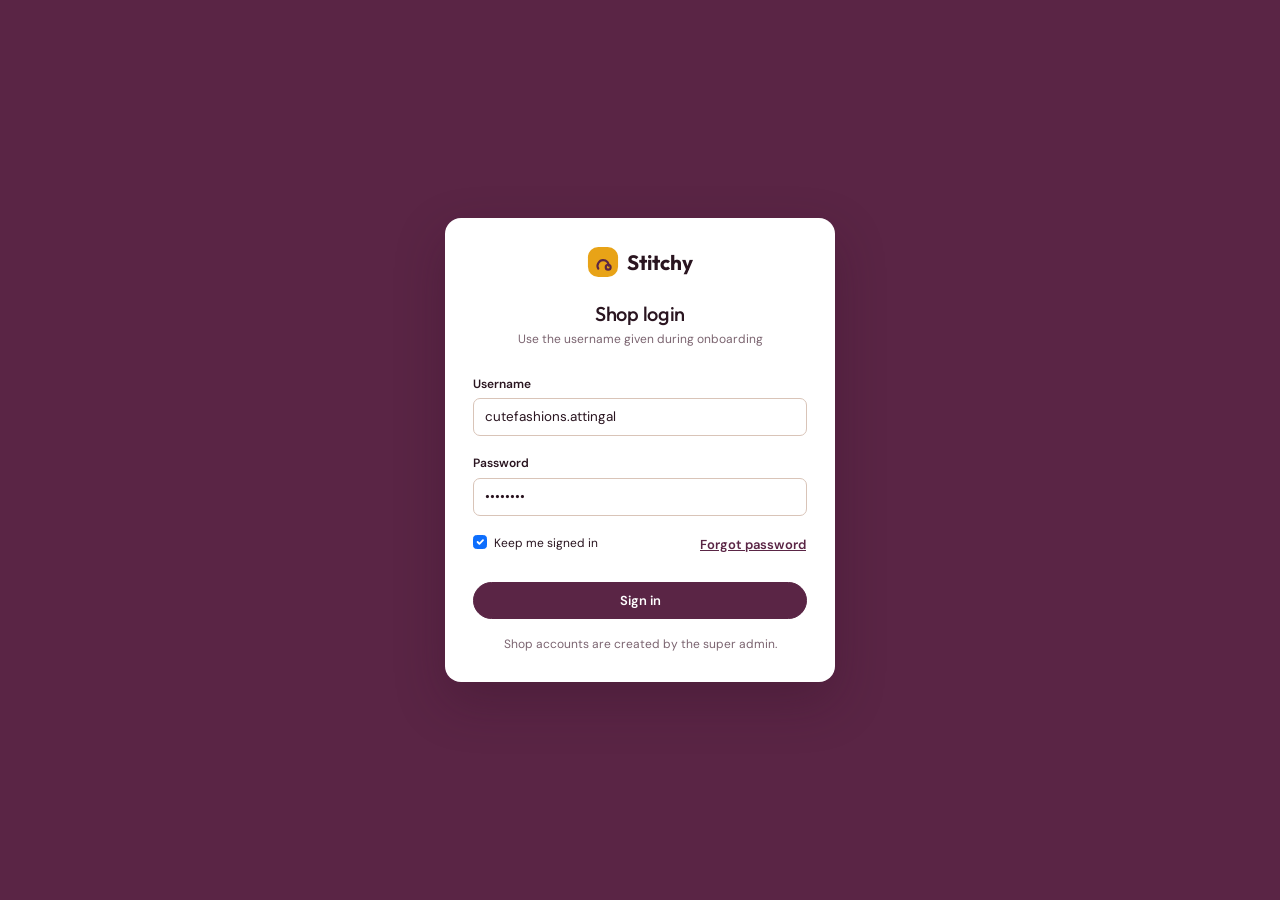
<file: bootstrap/login.html>
<!doctype html>
<html lang="en">
<head>
<meta charset="utf-8">
<meta name="viewport" content="width=device-width, initial-scale=1">
<title>Stitchy — Sign in</title>
<link rel="stylesheet" href="vendor/bootstrap.min.css">
<link rel="stylesheet" href="vendor/bootstrap-icons.min.css">
<link rel="preconnect" href="https://fonts.googleapis.com">
<link rel="preconnect" href="https://fonts.gstatic.com" crossorigin>
<link href="https://fonts.googleapis.com/css2?family=Outfit:wght@400;500;600;700&family=DM+Sans:wght@400;500;700&family=IBM+Plex+Mono:wght@400;500;600&display=swap" rel="stylesheet">
<link rel="stylesheet" href="theme.css">
</head>
<body>

<div class="auth-wrap">

  <!-- ===================== SIGN IN ===================== -->
  <div class="auth-card" id="cardLogin">
    <div class="d-flex align-items-center justify-content-center gap-2 mb-4">
      <svg width="32" height="32" viewBox="0 0 34 34" fill="none" aria-hidden="true"><rect x="1" y="1" width="32" height="32" rx="11" fill="#E8A317"/><path d="M12 24c-2.5-4 1-9 5-9s6.5 3 6 6" stroke="#5A2545" stroke-width="2.3" stroke-linecap="round"/><circle cx="22.5" cy="22.5" r="2.6" stroke="#5A2545" stroke-width="2.3"/></svg>
      <span class="brand-name" style="font-family:var(--font-display);font-weight:700;font-size:1.3rem">Stitchy</span>
    </div>

    <h1 class="h5 text-center mb-1">Shop login</h1>
    <p class="text-center fs-12 text-muted-2 mb-4">Use the username given during onboarding</p>

    <form novalidate>
      <div class="mb-3">
        <label class="form-label" for="username">Username</label>
        <input class="form-control" id="username" value="cutefashions.attingal" autocomplete="username">
      </div>
      <div class="mb-3">
        <label class="form-label" for="password">Password</label>
        <input class="form-control" id="password" type="password" value="password" autocomplete="current-password">
      </div>
      <div class="d-flex justify-content-between align-items-center mb-4">
        <div class="form-check">
          <input class="form-check-input" type="checkbox" id="keep" checked>
          <label class="form-check-label fs-12" for="keep">Keep me signed in</label>
        </div>
        <button type="button" class="btn btn-link p-0 fs-12 fw-semibold" id="toForgot">Forgot password</button>
      </div>
      <a href="index.html" class="btn btn-primary w-100">Sign in</a>
    </form>

    <p class="text-center fs-12 text-muted-2 mt-3 mb-0">Shop accounts are created by the super admin.</p>
  </div>

  <!-- ===================== RESET ===================== -->
  <div class="auth-card d-none" id="cardForgot">
    <div class="d-flex align-items-center justify-content-center gap-2 mb-4">
      <svg width="32" height="32" viewBox="0 0 34 34" fill="none" aria-hidden="true"><rect x="1" y="1" width="32" height="32" rx="11" fill="#E8A317"/><path d="M12 24c-2.5-4 1-9 5-9s6.5 3 6 6" stroke="#5A2545" stroke-width="2.3" stroke-linecap="round"/><circle cx="22.5" cy="22.5" r="2.6" stroke="#5A2545" stroke-width="2.3"/></svg>
      <span style="font-family:var(--font-display);font-weight:700;font-size:1.3rem">Stitchy</span>
    </div>

    <h1 class="h5 text-center mb-1">Reset your password</h1>
    <p class="text-center fs-12 text-muted-2 mb-4">A reset link goes to the registered number</p>

    <div class="mb-3">
      <label class="form-label" for="ident">Username or registered number</label>
      <input class="form-control" id="ident" placeholder="cutefashions.attingal">
    </div>
    <button class="btn btn-primary w-100">Send reset link</button>

    <p class="note mt-3 mb-0">The link expires in 30 minutes. Passwords are stored encrypted — no one, including the super admin, can read an existing password.</p>

    <p class="text-center mt-3 mb-0"><button type="button" class="btn btn-link p-0 fs-12 fw-semibold" id="toLogin">Back to login</button></p>
  </div>

</div>

<script src="vendor/bootstrap.bundle.min.js"></script>
<script>
  var login = document.getElementById('cardLogin'),
      forgot = document.getElementById('cardForgot');
  document.getElementById('toForgot').addEventListener('click', function () {
    login.classList.add('d-none'); forgot.classList.remove('d-none');
  });
  document.getElementById('toLogin').addEventListener('click', function () {
    forgot.classList.add('d-none'); login.classList.remove('d-none');
  });
</script>
</body>
</html>
</file>
<file: bootstrap/theme.css>
/* ==========================================================================
   STITCHY — Bootstrap 5.3 theme  (Mulberry, approved)
   SOW-013/2026 · AIXPANZA Pvt. Ltd.
   Django: place at  static/css/theme.css
   Load AFTER bootstrap.min.css
   ========================================================================== */

:root{
  /* brand */
  --brand-900:#2E1024;
  --brand:#5A2545;
  --brand-mid:#8A3A66;
  --brand-100:#EFDDE8;
  --brand-50:#F9EFF5;

  /* accent — accent only, never body text on white */
  --gold:#E8A317;
  --gold-200:#F6DC9E;
  --gold-100:#FAEBC8;
  --gold-ink:#7A5400;

  /* surfaces */
  --bg:#FCF6F2;
  --surface:#FFFFFF;
  --surface-2:#F7EFEA;
  --line:#EBDCD3;
  --line-strong:#D9C4B8;

  /* text */
  --ink:#2A1520;
  --muted:#7B6470;

  /* status — red is overdue / error only */
  --danger:#C0392B;  --danger-bg:#F9DFD9;
  --warn:#8A6000;    --warn-bg:#FAEBC8;
  --ok:#5A2545;      --ok-bg:#EFDDE8;
  --info:#4A4A8A;    --info-bg:#E6E4F4;

  /* type */
  --font-display:'Outfit',system-ui,sans-serif;
  --font-body:'DM Sans',system-ui,sans-serif;
  --font-mono:'IBM Plex Mono',ui-monospace,monospace;

  /* bootstrap overrides */
  --bs-body-bg:var(--bg);
  --bs-body-color:var(--ink);
  --bs-body-font-family:var(--font-body);
  --bs-body-font-size:.875rem;
  --bs-border-color:var(--line);
  --bs-border-radius:.625rem;
  --bs-border-radius-sm:.4375rem;
  --bs-link-color:var(--brand);
  --bs-link-hover-color:var(--brand-900);
  --bs-emphasis-color:var(--ink);
  --bs-secondary-color:var(--muted);
  --sidebar-w:244px;
}

body{-webkit-font-smoothing:antialiased;line-height:1.55}
h1,h2,h3,h4,h5,.h1,.h2,.h3,.h4,.h5{font-family:var(--font-display);letter-spacing:-.015em}
.font-display{font-family:var(--font-display)}
.font-mono,.mono{font-family:var(--font-mono)}
.num{font-family:var(--font-mono);font-variant-numeric:tabular-nums}
.text-muted-2{color:var(--muted)!important}
.fs-11{font-size:.6875rem}
.fs-12{font-size:.75rem}
.fs-13{font-size:.8125rem}
:focus-visible{outline:2px solid var(--gold);outline-offset:2px}

/* ---------- key / eyebrow label ---------- */
.key{font-family:var(--font-mono);font-size:.59rem;letter-spacing:.13em;text-transform:uppercase;color:var(--muted)}

/* ---------- layout ---------- */
.app{display:flex;min-height:100vh}
.sidebar{
  width:var(--sidebar-w);flex:0 0 var(--sidebar-w);background:var(--brand);color:#FCF6F2;
  display:flex;flex-direction:column;position:sticky;top:0;height:100vh
}
.sidebar .brand-name{font-family:var(--font-display);font-weight:700;font-size:1.25rem;letter-spacing:-.02em}
.sidebar .brand-sub{font-size:.66rem;color:#C9A8BC;letter-spacing:.04em}
.sidebar .nav-head{font-family:var(--font-mono);font-size:.59rem;letter-spacing:.16em;text-transform:uppercase;color:#B189A2;padding:.9rem .5rem .35rem}
.sidebar .nav-link{
  display:flex;align-items:center;gap:.55rem;color:#EBD9E4;padding:.5rem .625rem;
  border-radius:.4375rem;font-size:.8125rem;font-weight:500;margin-bottom:1px;text-align:left;width:100%;border:0;background:none
}
.sidebar .nav-link:hover{background:rgba(255,255,255,.09);color:#fff}
.sidebar .nav-link.active{background:var(--gold);color:#2A1C00;font-weight:600}
.sidebar .nav-link i{font-size:1rem;flex:none;opacity:.9}
.sidebar-scroll{overflow-y:auto;flex:1;padding:.25rem .625rem .75rem}
.sidebar-foot{padding:.75rem 1.125rem;border-top:1px solid rgba(255,255,255,.14);font-size:.6875rem;color:#C9A8BC}

.main{flex:1;min-width:0;display:flex;flex-direction:column}
.topbar{
  background:var(--surface);border-bottom:1px solid var(--line);
  padding:.6rem 1.5rem;position:sticky;top:0;z-index:1020
}
.content{padding:1.375rem 1.5rem 3.75rem;max-width:1240px;width:100%}
@media (max-width:991.98px){
  .sidebar{display:none}
  .content{padding:1rem 1rem 3rem}
}

.page-title{font-size:1.375rem;font-weight:700;margin:0}
.crumb{font-family:var(--font-mono);font-size:.625rem;letter-spacing:.12em;text-transform:uppercase;color:var(--muted)}

/* ---------- cards ---------- */
.card{background:var(--surface);border:1px solid var(--line);border-radius:.75rem;box-shadow:0 1px 2px rgba(42,21,32,.06),0 6px 18px rgba(42,21,32,.05)}
.card-header{background:transparent;border-bottom:1px solid var(--line);padding:.8rem 1rem;font-weight:600}
.card-header h2,.card-header .h2{font-size:.9375rem;font-weight:600;margin:0}
.card-body{padding:1rem}

/* ---------- buttons ---------- */
.btn{border-radius:999px;font-weight:600;font-size:.8125rem;padding:.5rem 1.125rem}
.btn-sm{padding:.35rem .8rem;font-size:.75rem}
.btn-primary{--bs-btn-bg:var(--brand);--bs-btn-border-color:var(--brand);--bs-btn-hover-bg:var(--brand-900);--bs-btn-hover-border-color:var(--brand-900);--bs-btn-active-bg:var(--brand-900);--bs-btn-active-border-color:var(--brand-900);--bs-btn-disabled-bg:var(--brand);--bs-btn-disabled-border-color:var(--brand)}
.btn-accent{--bs-btn-color:#2A1C00;--bs-btn-bg:var(--gold);--bs-btn-border-color:var(--gold);--bs-btn-hover-color:#2A1C00;--bs-btn-hover-bg:#D0910F;--bs-btn-hover-border-color:#D0910F;--bs-btn-active-bg:#D0910F;--bs-btn-active-border-color:#D0910F}
.btn-outline-line{--bs-btn-color:var(--ink);--bs-btn-bg:var(--surface);--bs-btn-border-color:var(--line-strong);--bs-btn-hover-color:var(--ink);--bs-btn-hover-bg:var(--surface-2);--bs-btn-hover-border-color:var(--line-strong);--bs-btn-active-bg:var(--surface-2);--bs-btn-active-border-color:var(--line-strong)}
.btn-wa{--bs-btn-color:#fff;--bs-btn-bg:var(--brand-mid);--bs-btn-border-color:var(--brand-mid);--bs-btn-hover-color:#fff;--bs-btn-hover-bg:var(--brand);--bs-btn-hover-border-color:var(--brand)}
.btn-soft-danger{--bs-btn-color:var(--danger);--bs-btn-bg:var(--surface);--bs-btn-border-color:#EBC5BE;--bs-btn-hover-color:#fff;--bs-btn-hover-bg:var(--danger);--bs-btn-hover-border-color:var(--danger)}

/* ---------- badges / chips ---------- */
.chip{
  display:inline-flex;align-items:center;gap:.3rem;font-family:var(--font-mono);font-size:.59rem;font-weight:600;
  letter-spacing:.09em;text-transform:uppercase;padding:.25rem .55rem;border-radius:999px;white-space:nowrap
}
.chip-pending{background:var(--warn-bg);color:var(--warn)}
.chip-progress{background:var(--gold-100);color:var(--gold-ink)}
.chip-ready{background:var(--ok-bg);color:var(--ok)}
.chip-delivered{background:var(--info-bg);color:var(--info)}
.chip-overdue{background:var(--danger-bg);color:var(--danger)}
.chip-urgent{background:#F1E7DE;color:#6B5647}
.chip-wa{background:var(--brand-50);color:var(--brand-mid)}
.chip-phase2{background:#EDE7F3;color:#5F5175}
.badge-soft{background:var(--brand-50);color:var(--brand);font-size:.6875rem;font-weight:600;padding:.2rem .55rem;border-radius:999px}

/* ---------- forms ---------- */
.form-label{font-size:.75rem;font-weight:600;margin-bottom:.3rem;color:var(--ink)}
.form-text{font-size:.6875rem;color:var(--muted)}
.form-control,.form-select{
  font-size:.84rem;padding:.5rem .7rem;border:1px solid var(--line-strong);
  border-radius:.4375rem;background:var(--surface);color:var(--ink)
}
.form-control:focus,.form-select:focus{border-color:var(--brand-mid);box-shadow:0 0 0 3px var(--brand-50)}
.form-control::placeholder{color:var(--muted);opacity:1}
.form-switch .form-check-input{width:2.35rem;height:1.3rem;background-color:var(--line-strong);border-color:transparent;box-shadow:none}
.form-switch .form-check-input:checked{background-color:var(--brand);border-color:var(--brand)}
.form-switch .form-check-input:focus{box-shadow:0 0 0 3px var(--brand-50);border-color:transparent}
.input-icon{position:relative}
.input-icon .form-control{padding-left:2.1rem}
.input-icon i{position:absolute;left:.7rem;top:50%;transform:translateY(-50%);color:var(--muted);font-size:.9rem}

/* ---------- tables ---------- */
.table{--bs-table-bg:transparent;--bs-table-hover-bg:var(--brand-50);margin-bottom:0;color:var(--ink)}
.table>thead>tr>th{
  font-family:var(--font-mono);font-size:.59rem;letter-spacing:.13em;text-transform:uppercase;
  color:var(--muted);font-weight:600;padding:.625rem .875rem;background:var(--surface-2);
  border-bottom:1px solid var(--line);white-space:nowrap
}
.table>tbody>tr>td{padding:.7rem .875rem;border-bottom:1px solid var(--line);font-size:.8125rem;vertical-align:middle}
.table>tbody>tr:last-child>td{border-bottom:0}
.table-card{border-radius:.75rem;overflow:hidden}

/* ---------- metric tiles ---------- */
.stat{background:var(--surface);border:1px solid var(--line);border-radius:.75rem;padding:.875rem .9375rem;height:100%}
.stat .v{font-family:var(--font-display);font-size:1.625rem;font-weight:700;line-height:1.2;margin-top:.3rem}
.stat-accent{border-left:3px solid var(--gold);border-radius:0 .75rem .75rem 0}
.stat-alert .v{color:var(--danger)}
.mini{background:var(--surface-2);border:1px solid var(--line);border-radius:.4375rem;padding:.55rem .75rem;height:100%}
.mini .v{font-family:var(--font-display);font-weight:700;font-size:1.3125rem;line-height:1.2}

/* ---------- calendar ---------- */
.cal-scroll{overflow-x:auto;-webkit-overflow-scrolling:touch}
.cal-grid{display:grid;grid-template-columns:repeat(7,minmax(0,1fr));gap:5px;min-width:322px}
.cal-dow{font-family:var(--font-mono);font-size:.5625rem;letter-spacing:.1em;text-transform:uppercase;color:var(--muted);text-align:center;padding-bottom:3px}
.cal-day{aspect-ratio:1/.8;border-radius:.4375rem;border:1px solid transparent;display:flex;flex-direction:column;justify-content:space-between;padding:.375rem .4375rem}
.cal-day .dn{font-family:var(--font-mono);font-size:.625rem;opacity:.8;white-space:nowrap;overflow:hidden;text-overflow:ellipsis;max-width:100%}
.cal-day .cn{font-family:var(--font-display);font-weight:700;font-size:.8125rem}
.cal-week .cal-grid{min-width:540px}
.cal-week .cal-day{aspect-ratio:1/1.6}
.load-0{background:var(--surface-2);color:var(--muted)}
.load-1{background:#F7EAF1;color:var(--brand)}
.load-2{background:var(--brand-100);color:var(--brand)}
.load-3{background:var(--gold-100);color:var(--gold-ink)}
.load-4{background:var(--gold-200);color:var(--gold-ink)}
.load-full{background:var(--gold);color:#2A1C00;border-color:#C68C0C}
.cal-legend i{width:16px;height:11px;border-radius:3px;display:inline-block}

/* ---------- segmented pills (calendar views) ---------- */
.seg{background:var(--surface-2);padding:3px;border-radius:999px;display:inline-flex;gap:4px}
.seg .nav-link{border:0;background:none;padding:.3rem .875rem;border-radius:999px;font-size:.78rem;font-weight:600;color:var(--muted)}
.seg .nav-link.active{background:var(--surface);color:var(--ink);box-shadow:0 1px 2px rgba(0,0,0,.07)}

/* ---------- list rows ---------- */
.lrow{display:flex;align-items:center;gap:.75rem;padding:.625rem 0;border-bottom:1px solid var(--line)}
.lrow:last-child{border-bottom:0}
.lrow .g{flex:1;min-width:0}
.lrow .nm{font-family:var(--font-display);font-weight:600;font-size:.84rem}
.lrow .sb{font-size:.72rem;color:var(--muted)}

/* ---------- measurements ---------- */
.meas{background:var(--surface-2);border:1px solid var(--line);border-radius:.4375rem;padding:.5rem .625rem}
.meas label{display:block;font-size:.66rem;color:var(--muted);font-weight:600;margin-bottom:.1rem}
.meas input{width:100%;border:0;background:transparent;font-family:var(--font-mono);font-size:.9375rem;font-weight:600;color:var(--ink);padding:0}
.meas input:focus{outline:none}
.version-bar{
  display:flex;align-items:center;gap:.5rem;flex-wrap:wrap;padding:.55rem .75rem;background:var(--brand-50);
  border:1px solid var(--brand-100);border-radius:.4375rem;font-size:.75rem;color:var(--brand)
}

/* ---------- voice note ---------- */
.audio-note{display:flex;align-items:center;gap:.7rem;background:var(--surface-2);border:1px dashed var(--line-strong);border-radius:.4375rem;padding:.625rem .8rem}
.rec-btn{width:32px;height:32px;border-radius:50%;background:var(--danger);border:0;color:#fff;display:grid;place-items:center;flex:none;font-size:.85rem}
.rec-btn.play{background:var(--brand)}
.wave{flex:1;height:22px;display:flex;align-items:center;gap:2.5px}
.wave i{display:block;width:2.5px;background:var(--brand-mid);border-radius:2px;opacity:.55}

/* ---------- photos ---------- */
.photo-strip{display:flex;gap:.6rem;flex-wrap:wrap}
.photo{width:68px;height:68px;border-radius:.4375rem;background:var(--surface-2);border:1px solid var(--line);display:grid;place-items:center;color:var(--muted);font-size:.625rem;text-align:center;line-height:1.25}
.photo-add{border:1px dashed var(--line-strong);color:var(--brand);font-weight:600}
.photo-wrap{display:flex;flex-direction:column;gap:4px;align-items:center}
.photo-acts{display:flex;gap:4px}
.photo-acts button{border:0;background:none;padding:1px 4px;font-size:.66rem;font-weight:600;color:var(--muted);border-radius:4px}
.photo-acts button:hover{background:var(--surface-2);color:var(--ink)}
.photo-acts button.del:hover{color:var(--danger)}

/* ---------- status timeline ---------- */
.timeline{position:relative;padding-left:1.25rem}
.timeline::before{content:"";position:absolute;left:5px;top:6px;bottom:6px;width:2px;background:var(--line)}
.tl{position:relative;padding-bottom:.9375rem}
.tl:last-child{padding-bottom:0}
.tl::before{content:"";position:absolute;left:-1.1875rem;top:4px;width:12px;height:12px;border-radius:50%;background:var(--surface);border:2px solid var(--line-strong)}
.tl.done::before{background:var(--brand);border-color:var(--brand)}
.tl.now::before{background:var(--gold);border-color:var(--gold)}
.tl .t{font-weight:600;font-size:.8125rem}
.tl .m{font-size:.72rem;color:var(--muted);font-family:var(--font-mono)}

/* ---------- avatars ---------- */
.avatar{width:30px;height:30px;border-radius:50%;background:var(--brand-100);color:var(--brand);display:grid;place-items:center;font-weight:700;font-family:var(--font-display);font-size:.75rem;flex:none}
.avatar-lg{width:58px;height:58px;font-size:1.25rem}
.role-pill{font-family:var(--font-mono);font-size:.59rem;letter-spacing:.1em;text-transform:uppercase;background:var(--brand-50);color:var(--brand);padding:.2rem .45rem;border-radius:5px}

/* ---------- notes, trees, progress ---------- */
.note{font-size:.75rem;color:var(--muted);background:var(--surface-2);border-left:3px solid var(--gold);padding:.625rem .8rem;border-radius:0 .4375rem .4375rem 0}
.tree{list-style:none;margin:0;padding:0}
.tree li{padding:.55rem 0;border-bottom:1px solid var(--line);display:flex;align-items:center;gap:.625rem}
.tree li:last-child{border-bottom:0}
.tree .child{padding-left:1.375rem;color:var(--muted);font-size:.78rem}
.progress{height:7px;background:var(--surface-2);border-radius:999px}
.progress-bar{background:var(--brand-mid)}
.progress-bar.gold{background:var(--gold)}
.bubble{background:var(--brand-50);border:1px solid var(--brand-100);border-radius:12px 12px 12px 3px;padding:.625rem .75rem;font-size:.78rem}

/* ---------- plan cards ---------- */
.plan{border:1px solid var(--line);border-radius:.75rem;padding:1rem;background:var(--surface);height:100%}
.plan-featured{border-color:var(--gold);box-shadow:0 0 0 3px var(--gold-100)}
.plan .price{font-family:var(--font-display);font-size:1.5625rem;font-weight:700;margin:.4rem 0 .1rem}

/* ---------- print documents ---------- */
.slip{background:#fff;border:1px solid var(--line);border-radius:.75rem;padding:1.375rem;max-width:660px}
.slip-narrow{max-width:420px}
.slip-head{display:flex;justify-content:space-between;align-items:flex-start;border-bottom:2px solid var(--ink);padding-bottom:.7rem;margin-bottom:.875rem;gap:1rem}
.slip-meta{font-family:var(--font-mono);font-size:.66rem;color:var(--muted);text-align:right;line-height:1.7}
.slip-table{width:100%;border-collapse:collapse;margin-bottom:.875rem}
.slip-table td,.slip-table th{border:1px solid var(--line-strong);padding:.45rem .55rem;font-size:.75rem}
.slip-table th{background:var(--surface-2);font-weight:600;text-align:left}
.slip-table td.k{background:var(--surface-2);font-weight:600;width:22%}
.slip-foot{display:flex;justify-content:space-between;gap:.75rem;flex-wrap:wrap;font-size:.6875rem;color:var(--muted);border-top:1px dashed var(--line-strong);padding-top:.7rem}

/* ---------- auth ---------- */
.auth-wrap{min-height:100vh;display:grid;place-items:center;background:var(--brand);padding:1.5rem}
.auth-card{width:100%;max-width:390px;background:var(--surface);border-radius:1rem;padding:1.75rem;box-shadow:0 20px 50px rgba(46,16,36,.28)}

/* ---------- print ---------- */
@media print{
  .sidebar,.topbar,.no-print,.btn{display:none!important}
  .content{padding:0;max-width:none}
  .slip{border:0;border-radius:0;max-width:none;padding:0}
  .slip-table td,.slip-table th{border-color:#000}
  .slip-head{border-bottom-color:#000}
  body{background:#fff}
}

@media (prefers-reduced-motion:reduce){*{transition:none!important;animation:none!important}}
</file>
